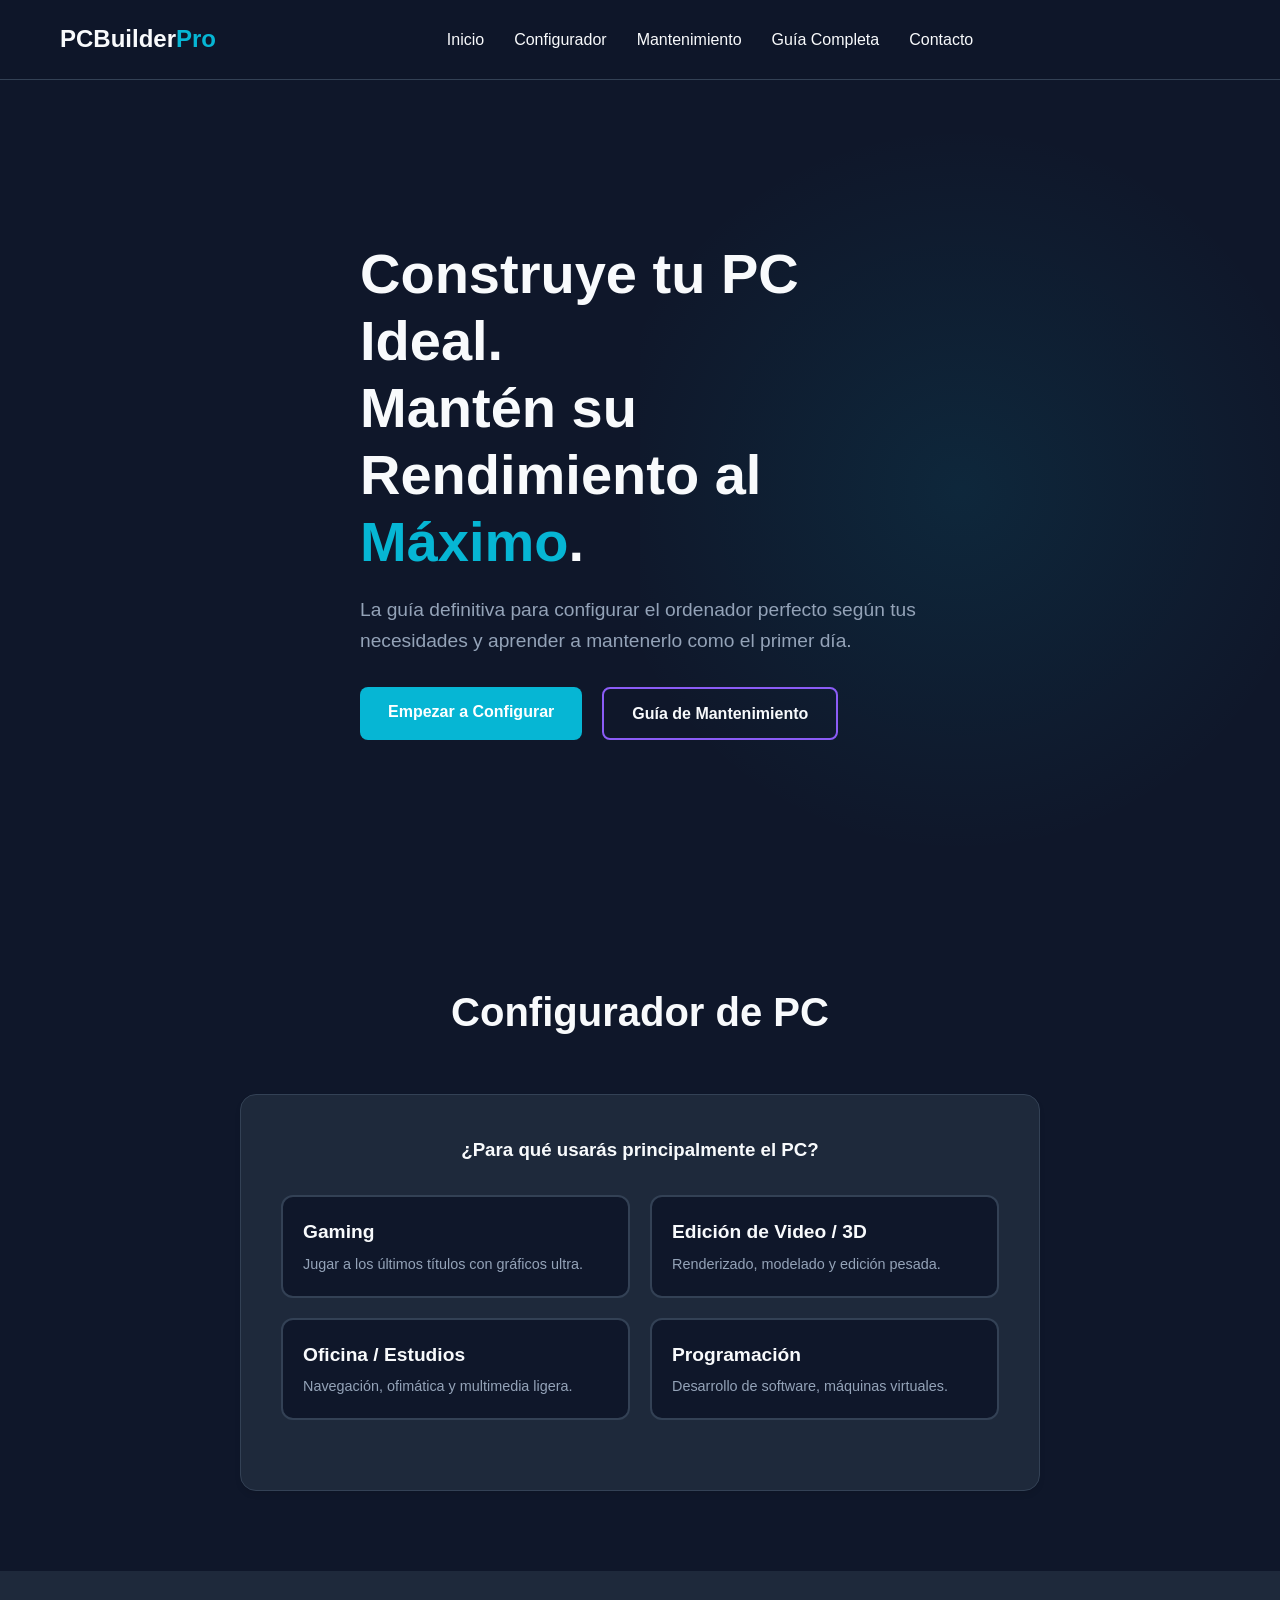
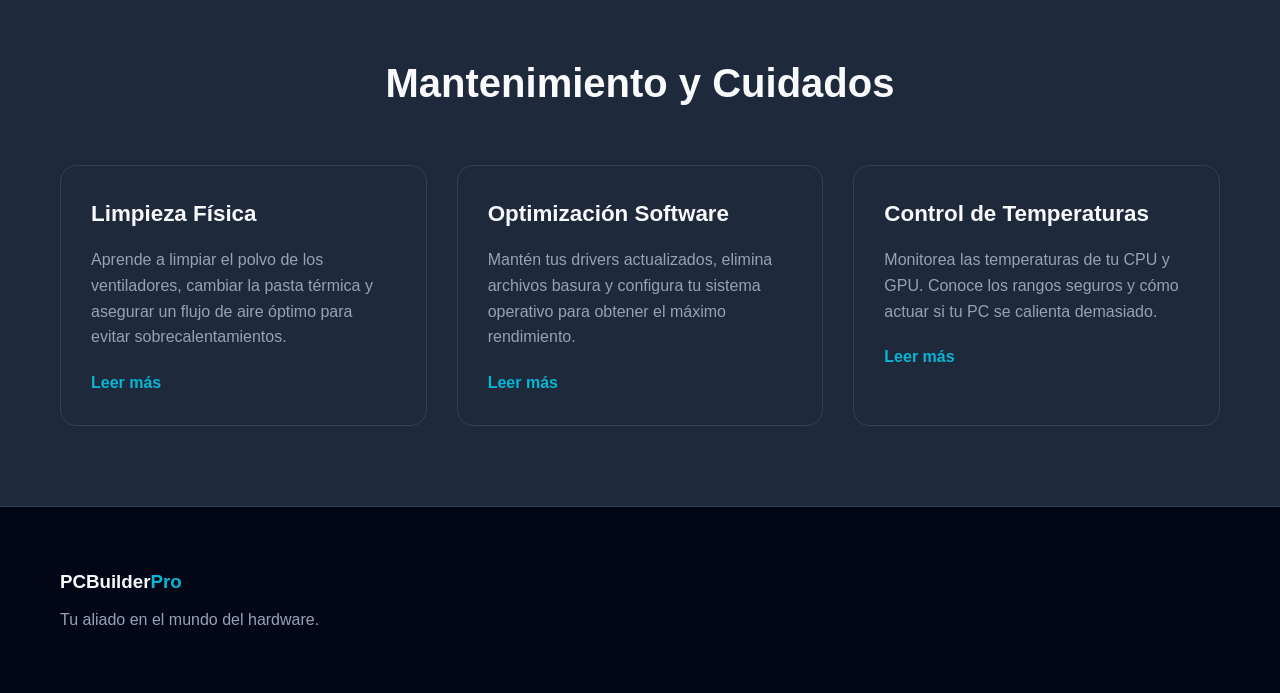
<file: configurador/index.html>
<!DOCTYPE html>
<html lang="es">
<head>
    <meta charset="UTF-8">
    <meta name="viewport" content="width=device-width, initial-scale=1.0">
    <title>PC Builder & Care | Construye y Mantén tu PC</title>
    <link rel="stylesheet" href="style.css">
</head>
<body>
    <header>
        <nav class="container">
            <div class="logo">
                <i class="fa-solid fa-microchip"></i> PCBuilder<span class="highlight">Pro</span>
            </div>
            <ul class="nav-links">
                <li><a href="#hero">Inicio</a></li>
                <li><a href="#configurator">Configurador</a></li>
                <li><a href="#maintenance">Mantenimiento</a></li>
                <li><a href="../mantenimiento/index.html">Guía Completa <i class="fa-solid fa-arrow-up-right-from-square"></i></a></li>
                <li><a href="#contact">Contacto</a></li>
            </ul>
            <div class="theme-toggle">
                <i class="fa-solid fa-moon" id="theme-icon"></i>
            </div>
            <div class="hamburger">
                <i class="fa-solid fa-bars"></i>
            </div>
        </nav>
    </header>

    <main>
        <!-- Hero Section -->
        <section id="hero" class="hero">
            <div class="container hero-content">
                <h1>Construye tu PC Ideal.<br>Mantén su Rendimiento al <span class="highlight">Máximo</span>.</h1>
                <p>La guía definitiva para configurar el ordenador perfecto según tus necesidades y aprender a mantenerlo como el primer día.</p>
                <div class="cta-buttons">
                    <a href="#configurator" class="btn btn-primary">Empezar a Configurar <i class="fa-solid fa-arrow-right"></i></a>
                    <a href="#maintenance" class="btn btn-secondary">Guía de Mantenimiento</a>
                </div>
            </div>
            <div class="hero-bg-overlay"></div>
        </section>

        <!-- Configurator Section -->
        <section id="configurator" class="section">
            <div class="container">
                <h2 class="section-title">Configurador de PC</h2>
                <div class="configurator-container">
                    <div id="step-1" class="step active">
                        <h3>¿Para qué usarás principalmente el PC?</h3>
                        <div class="options-grid">
                            <div class="option-card" data-usage="gaming">
                                <h4>Gaming</h4>
                                <p>Jugar a los últimos títulos con gráficos ultra.</p>
                            </div>
                            <div class="option-card" data-usage="editing">
                                <h4>Edición de Video / 3D</h4>
                                <p>Renderizado, modelado y edición pesada.</p>
                            </div>
                            <div class="option-card" data-usage="office">
                                <h4>Oficina / Estudios</h4>
                                <p>Navegación, ofimática y multimedia ligera.</p>
                            </div>
                            <div class="option-card" data-usage="coding">
                                <h4>Programación</h4>
                                <p>Desarrollo de software, máquinas virtuales.</p>
                            </div>
                        </div>
                    </div>

                    <div id="step-2" class="step">
                        <h3>¿Cuál es tu presupuesto aproximado?</h3>
                        <div class="options-grid">
                            <div class="option-card" data-budget="low">
                                <h4>Básico</h4>
                                <p>Económico pero funcional.</p>
                            </div>
                            <div class="option-card" data-budget="mid">
                                <h4>Medio</h4>
                                <p>Equilibrio entre precio y rendimiento.</p>
                            </div>
                            <div class="option-card" data-budget="high">
                                <h4>Alto</h4>
                                <p>Máximo rendimiento sin compromisos.</p>
                            </div>
                        </div>
                        <button class="btn btn-secondary back-btn">Atrás</button>
                    </div>

                    <div id="result-step" class="step">
                        <h3>Tu Configuración Recomendada</h3>
                        <div id="recommendation-content" class="recommendation-box">
                        </div>
                        <button class="btn btn-primary restart-btn">Configurar Otro</button>
                    </div>
                </div>
            </div>
        </section>

        <!-- Maintenance Section -->
        <section id="maintenance" class="section bg-alt">
            <div class="container">
                <h2 class="section-title">Mantenimiento y Cuidados</h2>
                <div class="cards-grid">
                    <div class="info-card">
                        <h3>Limpieza Física</h3>
                        <p>Aprende a limpiar el polvo de los ventiladores, cambiar la pasta térmica y asegurar un flujo de aire óptimo para evitar sobrecalentamientos.</p>
                        <a href="../mantenimiento/index.html#hardware" class="link-more">Leer más <i class="fa-solid fa-arrow-right"></i></a>
                    </div>
                    <div class="info-card">
                        <h3>Optimización Software</h3>
                        <p>Mantén tus drivers actualizados, elimina archivos basura y configura tu sistema operativo para obtener el máximo rendimiento.</p>
                        <a href="../mantenimiento/index.html#software" class="link-more">Leer más <i class="fa-solid fa-arrow-right"></i></a>
                    </div>
                    <div class="info-card">
                        <h3>Control de Temperaturas</h3>
                        <p>Monitorea las temperaturas de tu CPU y GPU. Conoce los rangos seguros y cómo actuar si tu PC se calienta demasiado.</p>
                        <a href="../mantenimiento/index.html#temperatura" class="link-more">Leer más <i class="fa-solid fa-arrow-right"></i></a>
                    </div>
                </div>
            </div>
        </section>
    </main>

    <footer id="contact">
        <div class="container footer-content">
            <div class="footer-brand">
                <h3>PCBuilder<span class="highlight">Pro</span></h3>
                <p>Tu aliado en el mundo del hardware.</p>
            </div>
            <div class="social-links">
                <a href="#"><i class="fa-brands fa-twitter"></i></a>
                <a href="#"><i class="fa-brands fa-instagram"></i></a>
                <a href="#"><i class="fa-brands fa-discord"></i></a>
            </div>
        </div>
    </footer>

    <script src="script.js"></script>
</body>
</html>
</file>
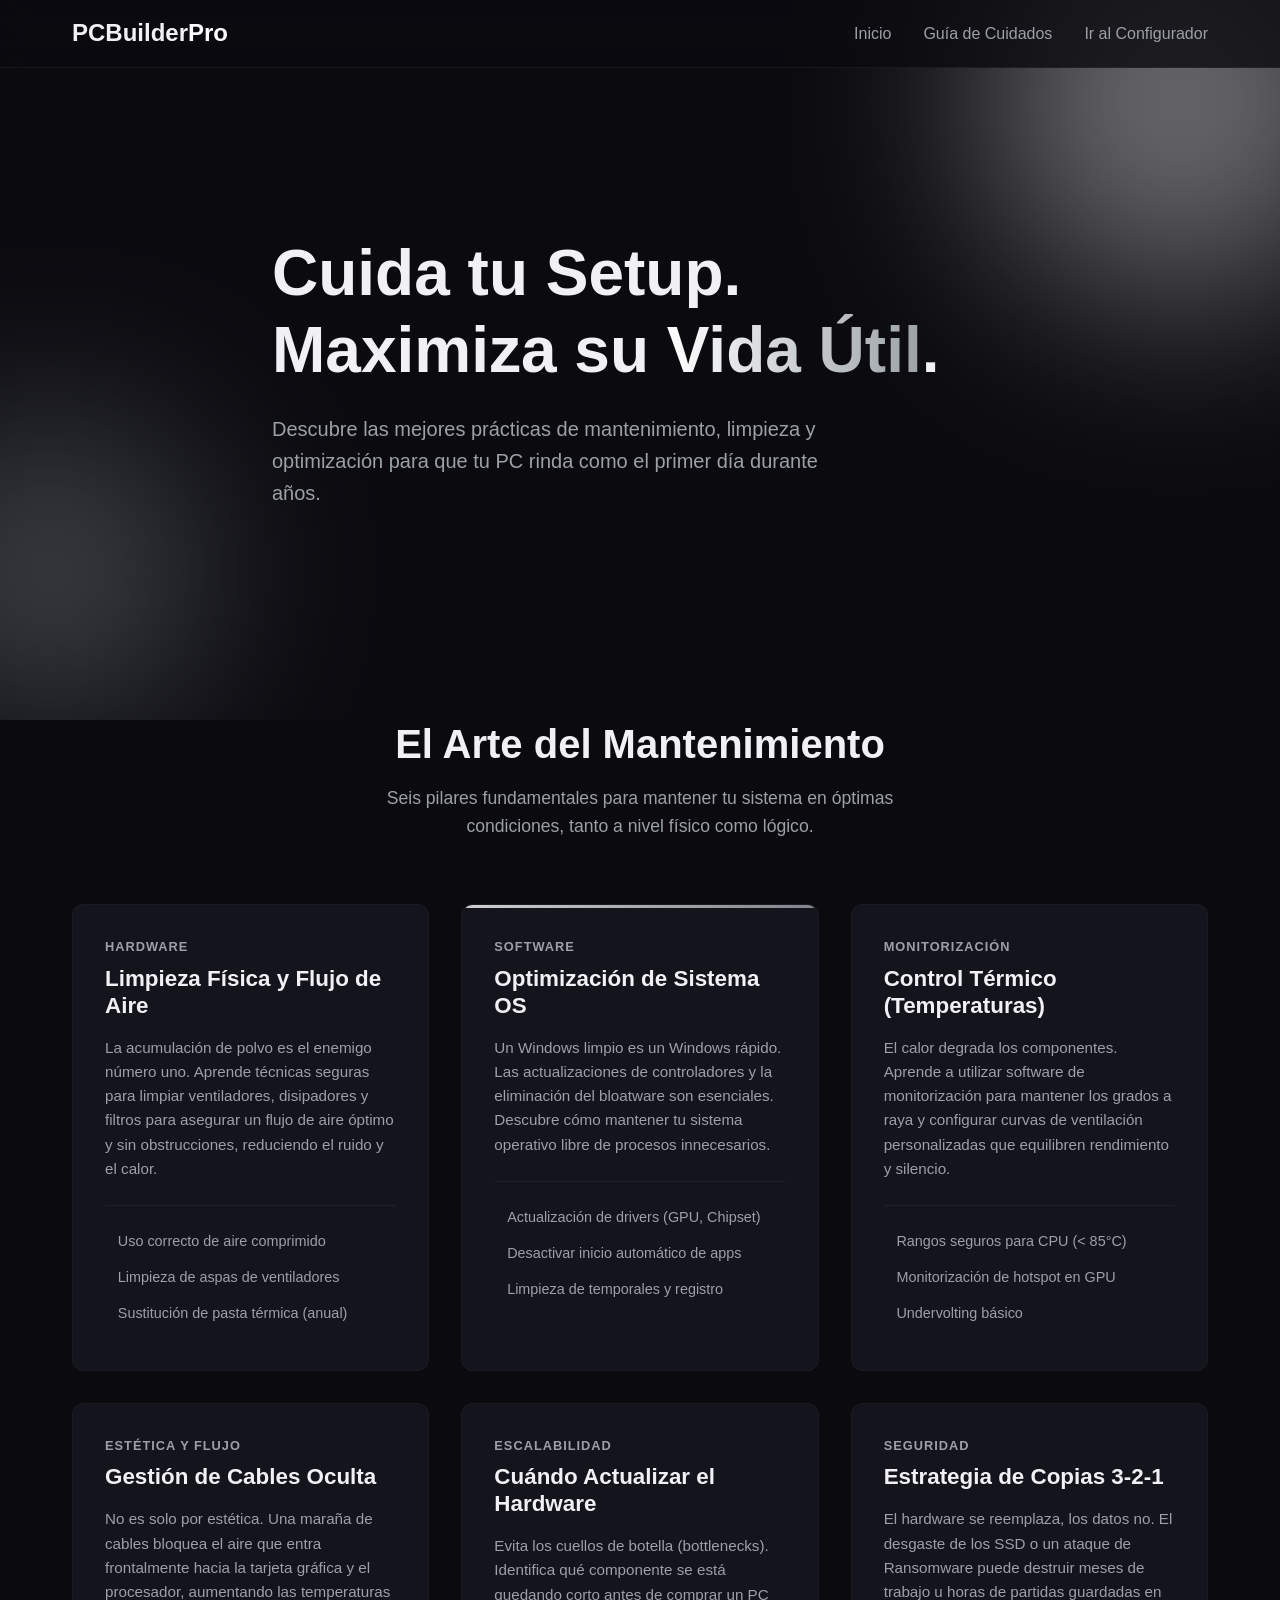
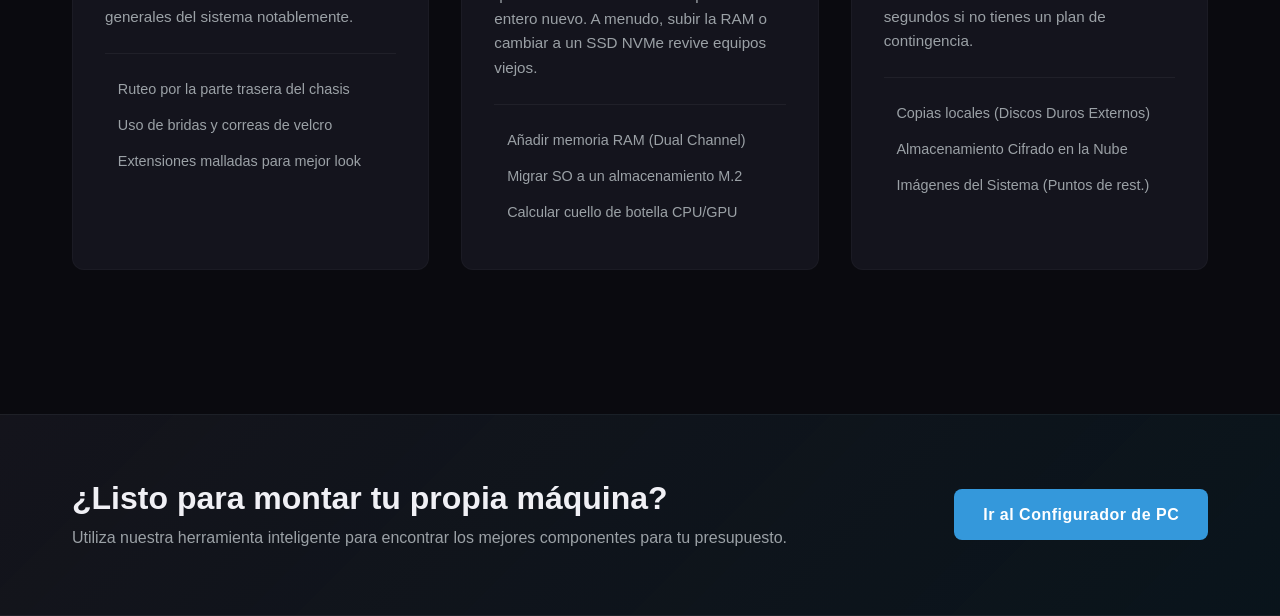
<file: mantenimiento/index.html>
<!DOCTYPE html>
<html lang="es">
<head>
    <meta charset="UTF-8">
    <meta name="viewport" content="width=device-width, initial-scale=1.0">
    <title>Mantenimiento y Cuidados - PCBuilderPro</title>
    <!-- CSS -->
    <link rel="stylesheet" href="css/style.css">
</head>
<body class="dark-theme"> <!-- Dark theme by default -->
    <!-- Navigation -->
    <header class="navbar">
        <div class="container nav-content">
            <div class="logo">
                <span class="logo-text">PCBuilder<span class="highlight">Pro</span></span>
            </div>
            <nav>
                <ul class="nav-links">
                    <li><a href="#hero">Inicio</a></li>
                    <li><a href="#maintenance" class="active">Guía de Cuidados</a></li>
                    <li><a href="../configurador/index.html">Ir al Configurador <i class="fa-solid fa-arrow-right text-sm"></i></a></li>
                </ul>
            </nav>
            <button class="mobile-menu-btn" aria-label="Menu" id="mobile-menu-btn">
                <i class="fa-solid fa-bars"></i>
            </button>
        </div>
    </header>

    <main>
        <!-- Hero Section -->
        <section id="hero" class="hero-section">
            <div class="hero-background">
                <div class="glow-orb primary-orb"></div>
                <div class="glow-orb secondary-orb"></div>
            </div>
            <div class="container hero-content">
                <h1 class="hero-title">Cuida tu Setup.<br>Maximiza su <span class="text-gradient">Vida Útil</span>.</h1>
                <p class="hero-subtitle">Descubre las mejores prácticas de mantenimiento, limpieza y optimización para que tu PC rinda como el primer día durante años.</p>
            </div>
        </section>

        <!-- Maintenance Guides Section -->
        <section id="maintenance" class="maintenance-section pb-20">
            <div class="container">
                <div class="section-header text-center">
                    <h2 class="section-title">El Arte del Mantenimiento</h2>
                    <p class="section-desc">Seis pilares fundamentales para mantener tu sistema en óptimas condiciones, tanto a nivel físico como lógico.</p>
                </div>

                <div class="guides-grid">
                    <!-- 1. Limpieza Física (Original) -->
                    <article class="guide-card" id="hardware">
                        <div class="card-content">
                            <span class="card-category">Hardware</span>
                            <h3 class="card-title">Limpieza Física y Flujo de Aire</h3>
                            <p class="card-text">La acumulación de polvo es el enemigo número uno. Aprende técnicas seguras para limpiar ventiladores, disipadores y filtros para asegurar un flujo de aire óptimo y sin obstrucciones, reduciendo el ruido y el calor.</p>
                            
                            <div class="card-checklist">
                                <ul>
                                    <li><i class="fa-solid fa-check-circle text-success"></i> Uso correcto de aire comprimido</li>
                                    <li><i class="fa-solid fa-check-circle text-success"></i> Limpieza de aspas de ventiladores</li>
                                    <li><i class="fa-solid fa-check-circle text-success"></i> Sustitución de pasta térmica (anual)</li>
                                </ul>
                            </div>
                        </div>
                    </article>

                    <!-- 2. Optimización Software (Original) -->
                    <article class="guide-card featured" id="software">
                        <div class="card-border-glow"></div>
                        <div class="card-content">
                            <span class="card-category">Software</span>
                            <h3 class="card-title">Optimización de Sistema OS</h3>
                            <p class="card-text">Un Windows limpio es un Windows rápido. Las actualizaciones de controladores y la eliminación del bloatware son esenciales. Descubre cómo mantener tu sistema operativo libre de procesos innecesarios.</p>
                            
                            <div class="card-checklist">
                                <ul>
                                    <li><i class="fa-solid fa-check-circle text-success"></i> Actualización de drivers (GPU, Chipset)</li>
                                    <li><i class="fa-solid fa-check-circle text-success"></i> Desactivar inicio automático de apps</li>
                                    <li><i class="fa-solid fa-check-circle text-success"></i> Limpieza de temporales y registro</li>
                                </ul>
                            </div>
                        </div>
                    </article>

                    <!-- 3. Control de Temperaturas (Original) -->
                    <article class="guide-card" id="temperatura">
                        <div class="card-content">
                            <span class="card-category">Monitorización</span>
                            <h3 class="card-title">Control Térmico (Temperaturas)</h3>
                            <p class="card-text">El calor degrada los componentes. Aprende a utilizar software de monitorización para mantener los grados a raya y configurar curvas de ventilación personalizadas que equilibren rendimiento y silencio.</p>
                            
                            <div class="card-checklist">
                                <ul>
                                    <li><i class="fa-solid fa-check-circle text-success"></i> Rangos seguros para CPU (< 85°C)</li>
                                    <li><i class="fa-solid fa-check-circle text-success"></i> Monitorización de hotspot en GPU</li>
                                    <li><i class="fa-solid fa-check-circle text-success"></i> Undervolting básico</li>
                                </ul>
                            </div>
                        </div>
                    </article>

                    <!-- 4. Cable Management (Nuevo) -->
                    <article class="guide-card">
                        <div class="card-content">
                            <span class="card-category">Estética y Flujo</span>
                            <h3 class="card-title">Gestión de Cables Oculta</h3>
                            <p class="card-text">No es solo por estética. Una maraña de cables bloquea el aire que entra frontalmente hacia la tarjeta gráfica y el procesador, aumentando las temperaturas generales del sistema notablemente.</p>
                            
                            <div class="card-checklist">
                                <ul>
                                    <li><i class="fa-solid fa-check-circle text-success"></i> Ruteo por la parte trasera del chasis</li>
                                    <li><i class="fa-solid fa-check-circle text-success"></i> Uso de bridas y correas de velcro</li>
                                    <li><i class="fa-solid fa-check-circle text-success"></i> Extensiones malladas para mejor look</li>
                                </ul>
                            </div>
                        </div>
                    </article>

                    <!-- 5. Actualizaciones de Hardware (Nuevo) -->
                    <article class="guide-card">
                        <div class="card-content">
                            <span class="card-category">Escalabilidad</span>
                            <h3 class="card-title">Cuándo Actualizar el Hardware</h3>
                            <p class="card-text">Evita los cuellos de botella (bottlenecks). Identifica qué componente se está quedando corto antes de comprar un PC entero nuevo. A menudo, subir la RAM o cambiar a un SSD NVMe revive equipos viejos.</p>
                            
                            <div class="card-checklist">
                                <ul>
                                    <li><i class="fa-solid fa-check-circle text-success"></i> Añadir memoria RAM (Dual Channel)</li>
                                    <li><i class="fa-solid fa-check-circle text-success"></i> Migrar SO a un almacenamiento M.2</li>
                                    <li><i class="fa-solid fa-check-circle text-success"></i> Calcular cuello de botella CPU/GPU</li>
                                </ul>
                            </div>
                        </div>
                    </article>

                    <!-- 6. Backups/Copias de Seguridad (Nuevo) -->
                    <article class="guide-card">
                        <div class="card-content">
                            <span class="card-category">Seguridad</span>
                            <h3 class="card-title">Estrategia de Copias 3-2-1</h3>
                            <p class="card-text">El hardware se reemplaza, los datos no. El desgaste de los SSD o un ataque de Ransomware puede destruir meses de trabajo u horas de partidas guardadas en segundos si no tienes un plan de contingencia.</p>
                            
                            <div class="card-checklist">
                                <ul>
                                    <li><i class="fa-solid fa-check-circle text-success"></i> Copias locales (Discos Duros Externos)</li>
                                    <li><i class="fa-solid fa-check-circle text-success"></i> Almacenamiento Cifrado en la Nube</li>
                                    <li><i class="fa-solid fa-check-circle text-success"></i> Imágenes del Sistema (Puntos de rest.)</li>
                                </ul>
                            </div>
                        </div>
                    </article>

                </div>
            </div>
        </section>
        
        <!-- CTA Section antes del Footer -->
        <section class="cta-banner">
            <div class="container cta-container">
                <div class="cta-text">
                    <h2>¿Listo para montar tu propia máquina?</h2>
                    <p>Utiliza nuestra herramienta inteligente para encontrar los mejores componentes para tu presupuesto.</p>
                </div>
                <a href="../configurador/index.html" class="btn btn-primary">Ir al Configurador de PC</a>
            </div>
        </section>
    </main>



    <!-- Scripts -->
    <script src="js/main.js"></script>
</body>
</html>
</file>
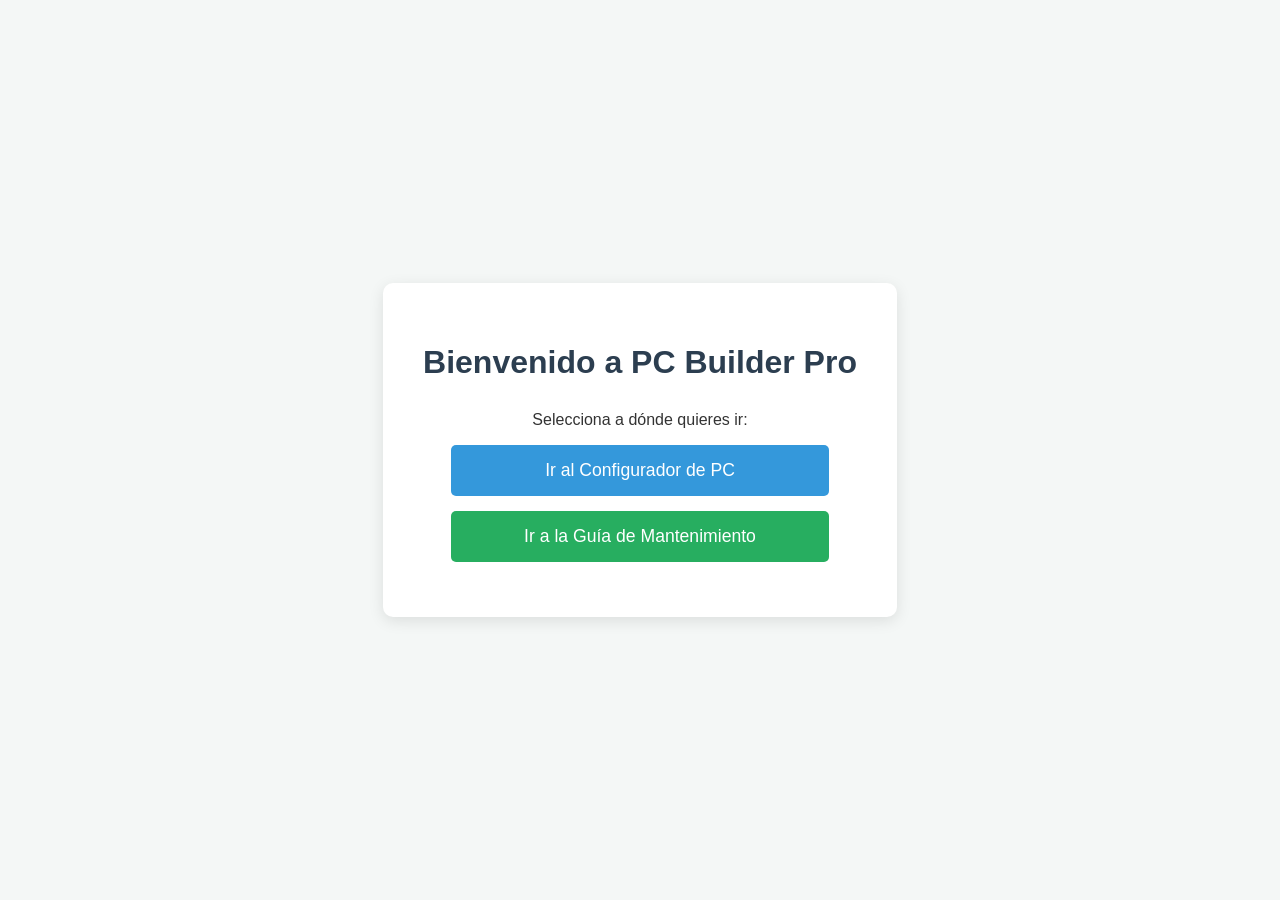
<file: optimo/index.html>
<!DOCTYPE html>
<html lang="es">
<head>
    <meta charset="UTF-8">
    <meta name="viewport" content="width=device-width, initial-scale=1.0">
    <title>PC Builder Pro - Inicio</title>
    <style>
        body {
            font-family: 'Segoe UI', Tahoma, Geneva, Verdana, sans-serif;
            background-color: #f4f7f6;
            color: #333;
            margin: 0;
            padding: 0;
            display: flex;
            justify-content: center;
            align-items: center;
            height: 100vh;
        }
        .container {
            background: white;
            padding: 40px;
            border-radius: 10px;
            box-shadow: 0 4px 15px rgba(0,0,0,0.1);
            text-align: center;
            max-width: 500px;
        }
        h1 {
            color: #2c3e50;
            margin-bottom: 30px;
        }
        .btn {
            display: block;
            width: 80%;
            margin: 15px auto;
            padding: 15px;
            background-color: #3498db;
            color: white;
            text-decoration: none;
            border-radius: 5px;
            font-size: 1.1em;
        }
        .btn-alt {
            background-color: #27ae60;
        }
    </style>
</head>
<body>
    <div class="container">
        <h1>Bienvenido a PC Builder Pro</h1>
        <p>Selecciona a dónde quieres ir:</p>
        <a href="configurador/index.html" class="btn">Ir al Configurador de PC</a>
        <a href="mantenimiento/index.html" class="btn btn-alt">Ir a la Guía de Mantenimiento</a>
    </div>
</body>
</html>
</file>
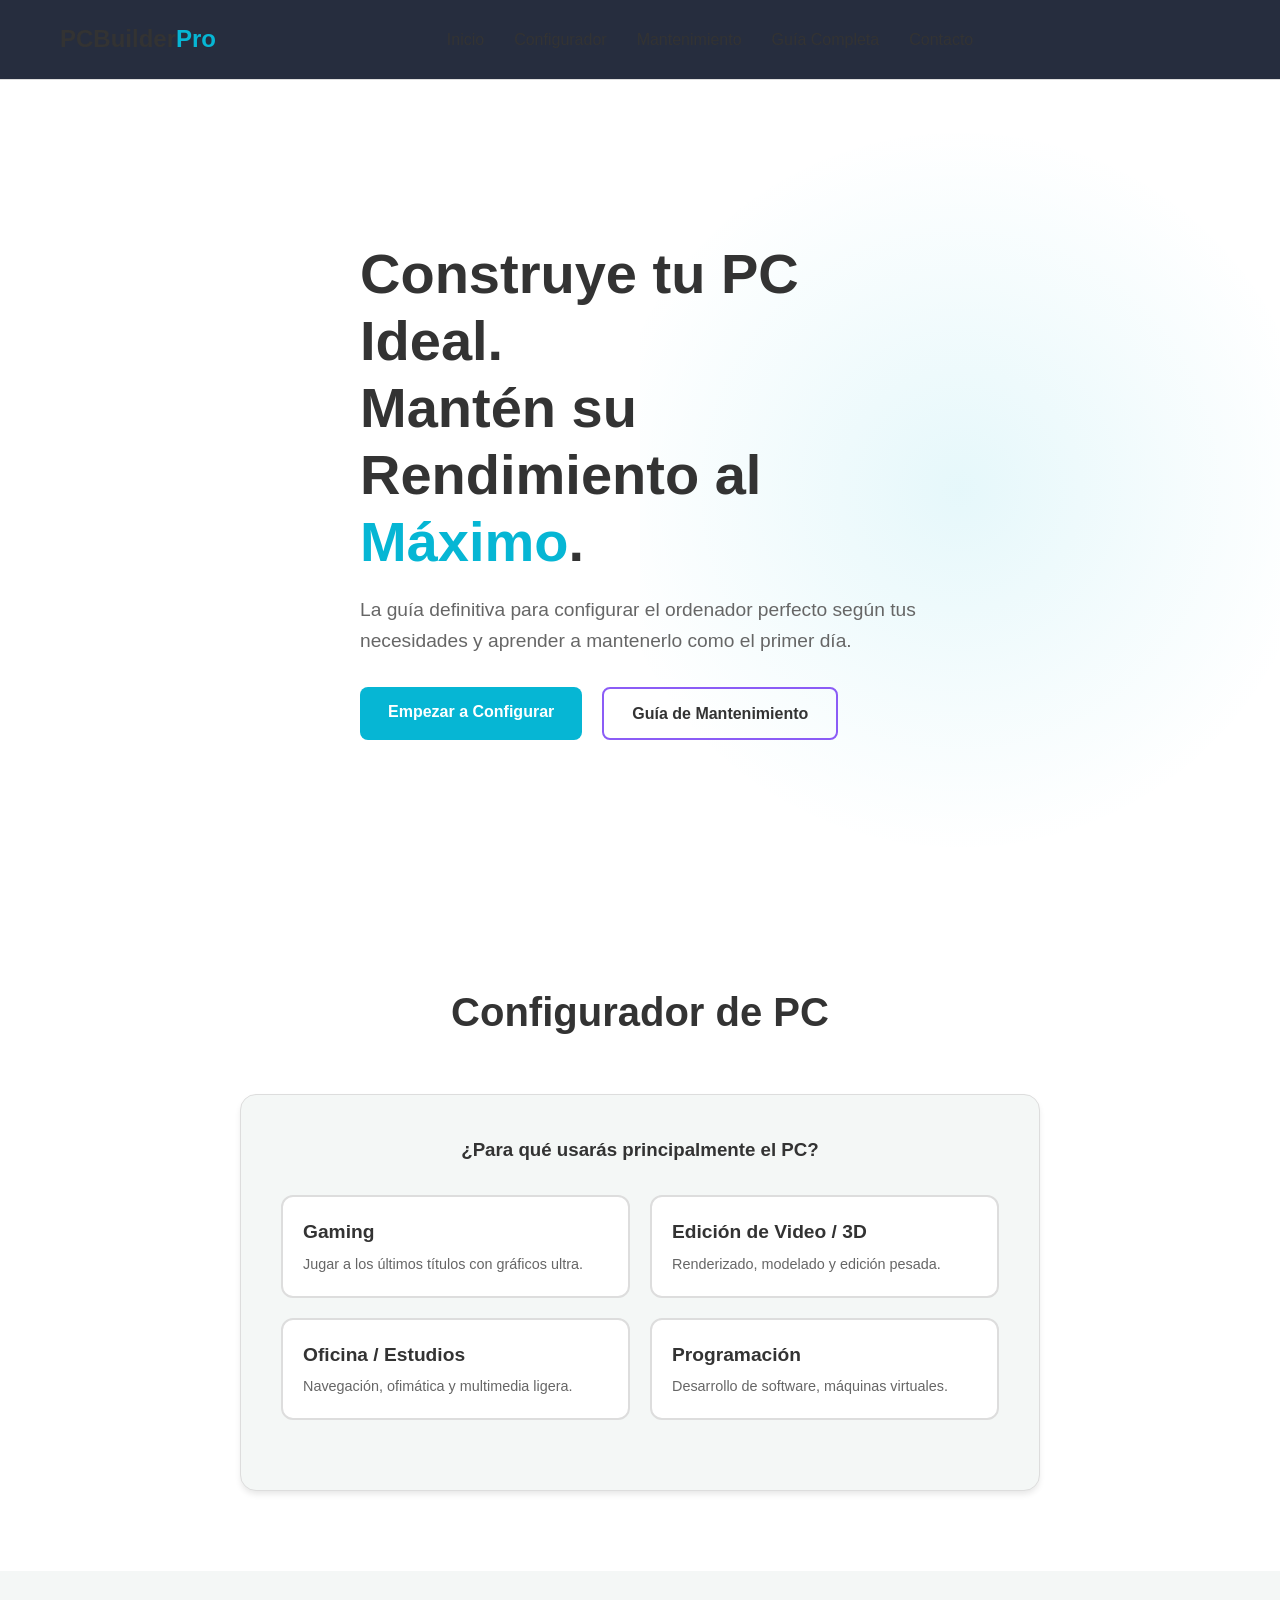
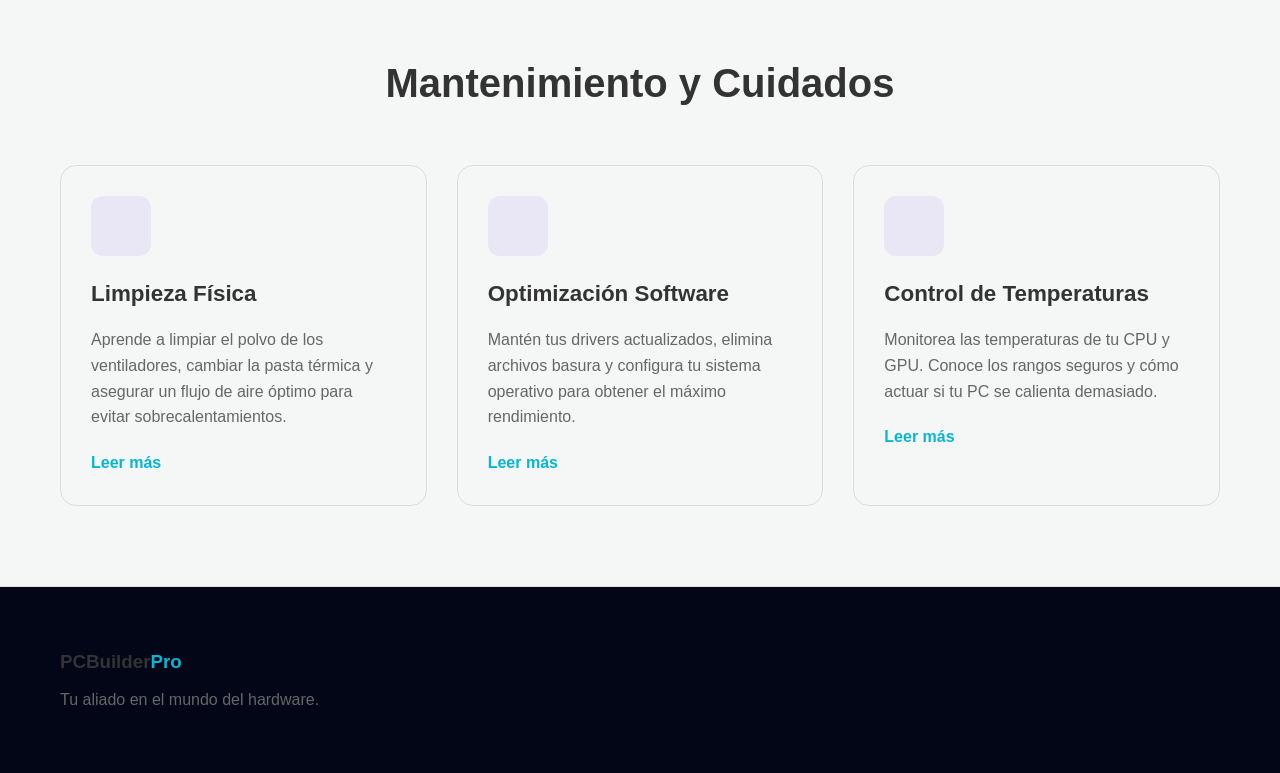
<file: optimo/configurador/index.html>
<!DOCTYPE html>
<html lang="es">
<head>
    <meta charset="UTF-8">
    <meta name="viewport" content="width=device-width, initial-scale=1.0">
    <title>PC Builder & Care | Construye y Mantén tu PC</title>
    <link rel="stylesheet" href="style.css">
</head>
<body>
    <header>
        <nav class="container">
            <div class="logo">
                PCBuilder<span class="highlight">Pro</span>
            </div>
            <ul class="nav-links">
                <li><a href="../index.html">Inicio</a></li>
                <li><a href="#configurator">Configurador</a></li>
                <li><a href="#maintenance">Mantenimiento</a></li>
                <li><a href="../mantenimiento/index.html">Guía Completa </a></li>
                <li><a href="#contact">Contacto</a></li>
            </ul>
            <div class="theme-toggle">
                </div>
            <div class="hamburger">
                </div>
        </nav>
    </header>

    <main>
        <!-- Hero Section -->
        <section id="hero" class="hero">
            <div class="container hero-content">
                <h1>Construye tu PC Ideal.<br>Mantén su Rendimiento al <span class="highlight">Máximo</span>.</h1>
                <p>La guía definitiva para configurar el ordenador perfecto según tus necesidades y aprender a mantenerlo como el primer día.</p>
                <div class="cta-buttons">
                    <a href="#configurator" class="btn btn-primary">Empezar a Configurar </a>
                    <a href="#maintenance" class="btn btn-secondary">Guía de Mantenimiento</a>
                </div>
            </div>
            <div class="hero-bg-overlay"></div>
        </section>

        <!-- Configurator Section -->
        <section id="configurator" class="section">
            <div class="container">
                <h2 class="section-title">Configurador de PC</h2>
                <div class="configurator-container">
                    <div id="step-1" class="step active">
                        <h3>¿Para qué usarás principalmente el PC?</h3>
                        <div class="options-grid">
                            <div class="option-card" data-usage="gaming">
                                <h4>Gaming</h4>
                                <p>Jugar a los últimos títulos con gráficos ultra.</p>
                            </div>
                            <div class="option-card" data-usage="editing">
                                <h4>Edición de Video / 3D</h4>
                                <p>Renderizado, modelado y edición pesada.</p>
                            </div>
                            <div class="option-card" data-usage="office">
                                <h4>Oficina / Estudios</h4>
                                <p>Navegación, ofimática y multimedia ligera.</p>
                            </div>
                            <div class="option-card" data-usage="coding">
                                <h4>Programación</h4>
                                <p>Desarrollo de software, máquinas virtuales.</p>
                            </div>
                        </div>
                    </div>

                    <div id="step-2" class="step">
                        <h3>¿Cuál es tu presupuesto aproximado?</h3>
                        <div class="options-grid">
                            <div class="option-card" data-budget="low">
                                <h4>Básico</h4>
                                <p>Económico pero funcional.</p>
                            </div>
                            <div class="option-card" data-budget="mid">
                                <h4>Medio</h4>
                                <p>Equilibrio entre precio y rendimiento.</p>
                            </div>
                            <div class="option-card" data-budget="high">
                                <h4>Alto</h4>
                                <p>Máximo rendimiento sin compromisos.</p>
                            </div>
                        </div>
                        <button class="btn btn-secondary back-btn">Atrás</button>
                    </div>

                    <div id="result-step" class="step">
                        <h3>Tu Configuración Recomendada</h3>
                        <div id="recommendation-content" class="recommendation-box">
                        </div>
                        <button class="btn btn-primary restart-btn">Configurar Otro</button>
                    </div>
                </div>
            </div>
        </section>

        <!-- Maintenance Section -->
        <section id="maintenance" class="section bg-alt">
            <div class="container">
                <h2 class="section-title">Mantenimiento y Cuidados</h2>
                <div class="cards-grid">
                    <div class="info-card">
                        <div class="icon-box"></div>
                        <h3>Limpieza Física</h3>
                        <p>Aprende a limpiar el polvo de los ventiladores, cambiar la pasta térmica y asegurar un flujo de aire óptimo para evitar sobrecalentamientos.</p>
                        <a href="../mantenimiento/index.html#hardware" class="link-more">Leer más </a>
                    </div>
                    <div class="info-card">
                        <div class="icon-box"></div>
                        <h3>Optimización Software</h3>
                        <p>Mantén tus drivers actualizados, elimina archivos basura y configura tu sistema operativo para obtener el máximo rendimiento.</p>
                        <a href="../mantenimiento/index.html#software" class="link-more">Leer más </a>
                    </div>
                    <div class="info-card">
                        <div class="icon-box"></div>
                        <h3>Control de Temperaturas</h3>
                        <p>Monitorea las temperaturas de tu CPU y GPU. Conoce los rangos seguros y cómo actuar si tu PC se calienta demasiado.</p>
                        <a href="../mantenimiento/index.html#temperatura" class="link-more">Leer más </a>
                    </div>
                </div>
            </div>
        </section>
    </main>

    <footer id="contact">
        <div class="container footer-content">
            <div class="footer-brand">
                <h3>PCBuilder<span class="highlight">Pro</span></h3>
                <p>Tu aliado en el mundo del hardware.</p>
            </div>
            <div class="social-links">
                <a href="#"></a>
                <a href="#"></a>
                <a href="#"></a>
            </div>
        </div>
    </footer>

    <script src="script.js"></script>
</body>
</html>
</file>
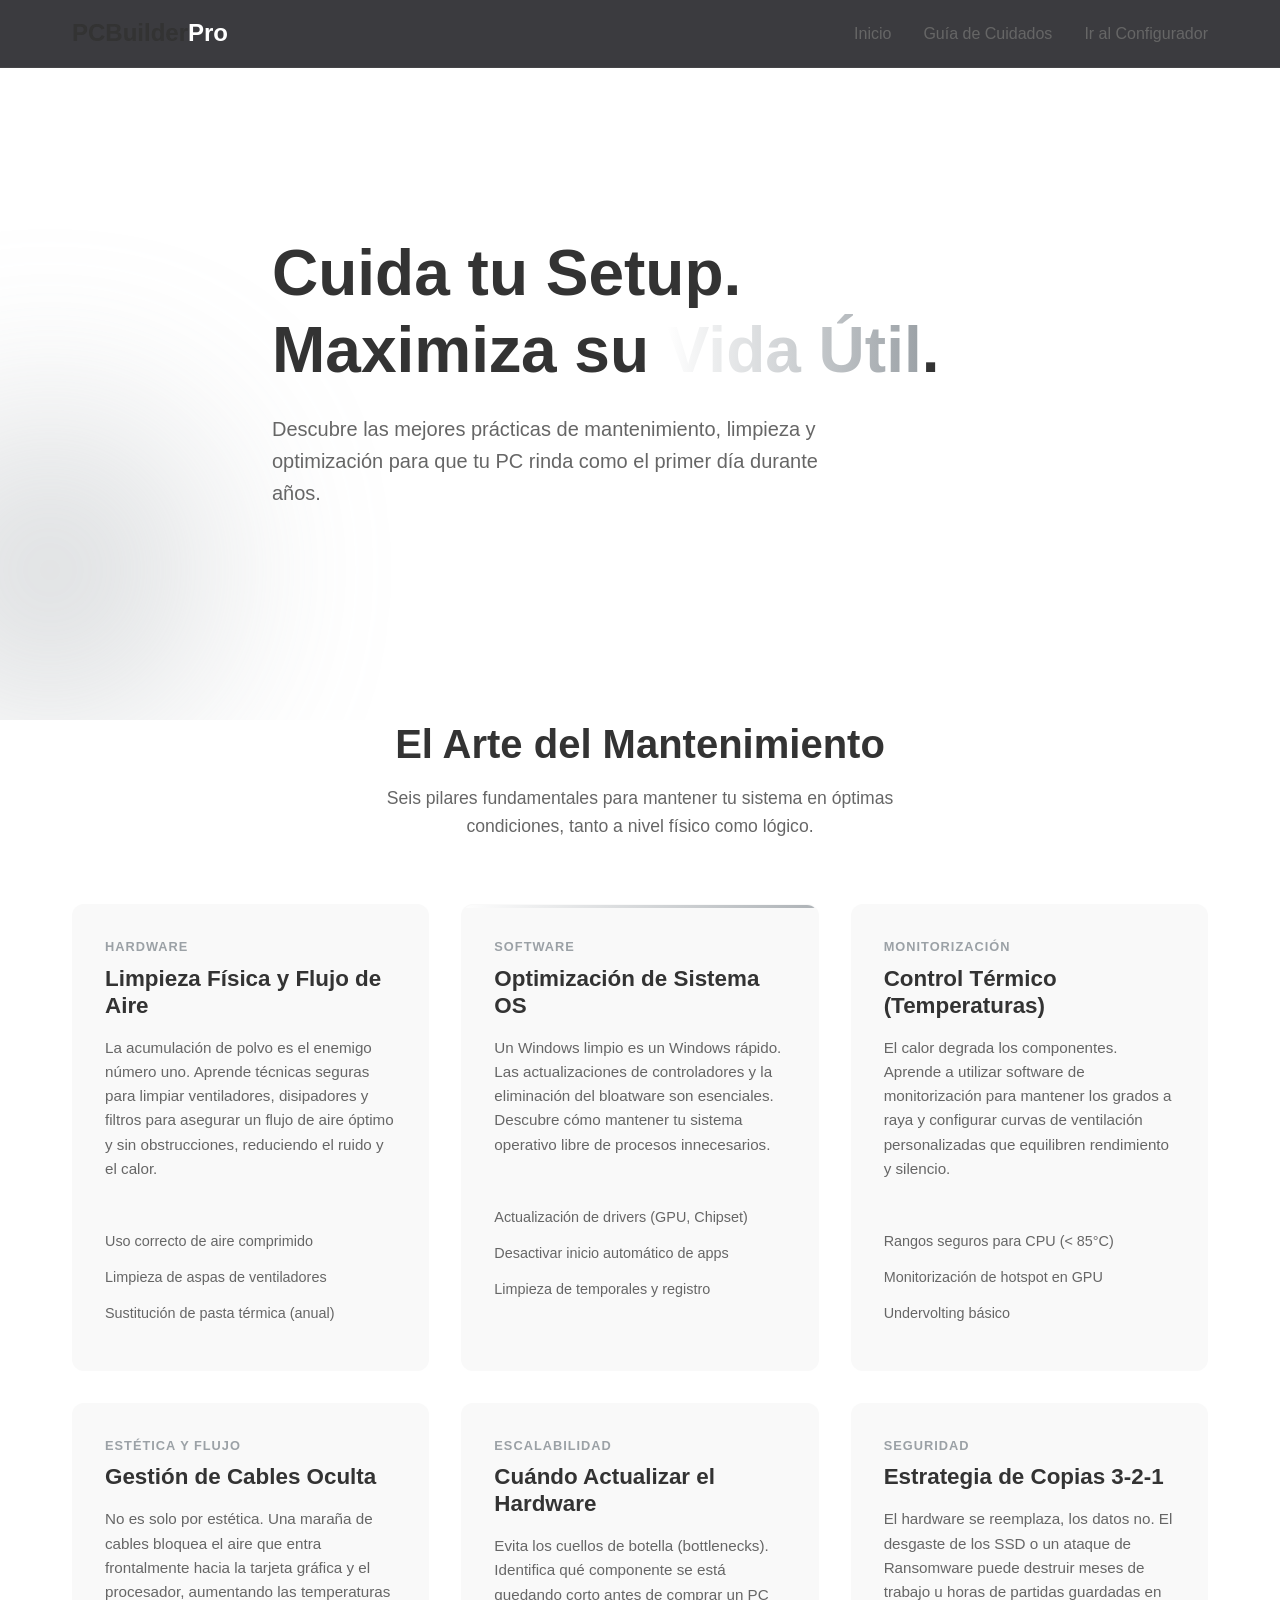
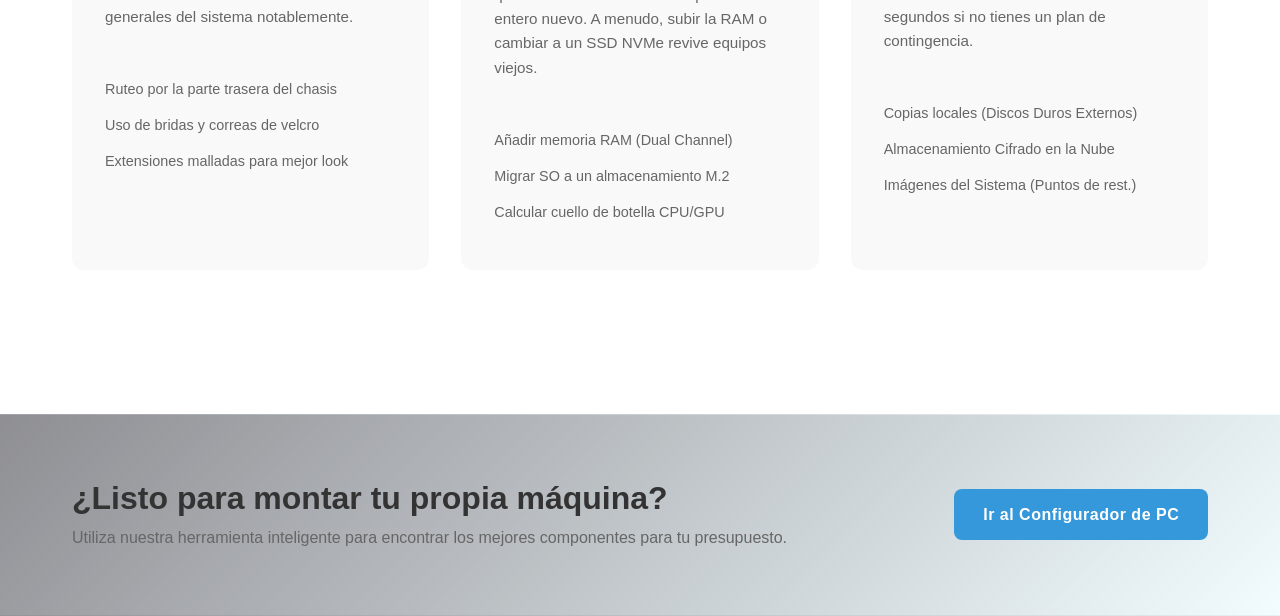
<file: optimo/mantenimiento/index.html>
<!DOCTYPE html>
<html lang="es">
<head>
    <meta charset="UTF-8">
    <meta name="viewport" content="width=device-width, initial-scale=1.0">
    <title>Mantenimiento y Cuidados - PCBuilderPro</title>
    <!-- CSS -->
    <link rel="stylesheet" href="css/style.css">
</head>
<body class="dark-theme"> <!-- Dark theme by default -->
    <!-- Navigation -->
    <header class="navbar">
        <div class="container nav-content">
            <div class="logo">
                <span class="logo-text">PCBuilder<span class="highlight">Pro</span></span>
            </div>
            <nav>
                <ul class="nav-links">
                    <li><a href="../index.html">Inicio</a></li>
                    <li><a href="#maintenance" class="active">Guía de Cuidados</a></li>
                    <li><a href="../configurador/index.html">Ir al Configurador </a></li>
                </ul>
            </nav>
            <button class="mobile-menu-btn" aria-label="Menu" id="mobile-menu-btn">
                </button>
        </div>
    </header>

    <main>
        <!-- Hero Section -->
        <section id="hero" class="hero-section">
            <div class="hero-background">
                <div class="glow-orb primary-orb"></div>
                <div class="glow-orb secondary-orb"></div>
            </div>
            <div class="container hero-content">
                <h1 class="hero-title">Cuida tu Setup.<br>Maximiza su <span class="text-gradient">Vida Útil</span>.</h1>
                <p class="hero-subtitle">Descubre las mejores prácticas de mantenimiento, limpieza y optimización para que tu PC rinda como el primer día durante años.</p>
            </div>
        </section>

        <!-- Maintenance Guides Section -->
        <section id="maintenance" class="maintenance-section pb-20">
            <div class="container">
                <div class="section-header text-center">
                    <h2 class="section-title">El Arte del Mantenimiento</h2>
                    <p class="section-desc">Seis pilares fundamentales para mantener tu sistema en óptimas condiciones, tanto a nivel físico como lógico.</p>
                </div>
                <div class="guides-grid">
                    <!-- 1. Limpieza Física (Original) -->
                    <article class="guide-card" id="hardware">
                        <div class="card-content">
                            <span class="card-category">Hardware</span>
                            <h3 class="card-title">Limpieza Física y Flujo de Aire</h3>
                            <p class="card-text">La acumulación de polvo es el enemigo número uno. Aprende técnicas seguras para limpiar ventiladores, disipadores y filtros para asegurar un flujo de aire óptimo y sin obstrucciones, reduciendo el ruido y el calor.</p>
                            
                            <div class="card-checklist">
                                <ul>
                                    <li>Uso correcto de aire comprimido</li>
                                    <li>Limpieza de aspas de ventiladores</li>
                                    <li>Sustitución de pasta térmica (anual)</li>
                                </ul>
                            </div>
                        </div>
                    </article>
 
                    <!-- 2. Optimización Software (Original) -->
                    <article class="guide-card featured" id="software">
                        <div class="card-border-glow"></div>
                        <div class="card-content">
                            <span class="card-category">Software</span>
                            <h3 class="card-title">Optimización de Sistema OS</h3>
                            <p class="card-text">Un Windows limpio es un Windows rápido. Las actualizaciones de controladores y la eliminación del bloatware son esenciales. Descubre cómo mantener tu sistema operativo libre de procesos innecesarios.</p>
                            
                            <div class="card-checklist">
                                <ul>
                                    <li>Actualización de drivers (GPU, Chipset)</li>
                                    <li>Desactivar inicio automático de apps</li>
                                    <li>Limpieza de temporales y registro</li>
                                </ul>
                            </div>
                        </div>
                    </article>
 
                    <!-- 3. Control de Temperaturas (Original) -->
                    <article class="guide-card" id="temperatura">
                        <div class="card-content">
                            <span class="card-category">Monitorización</span>
                            <h3 class="card-title">Control Térmico (Temperaturas)</h3>
                            <p class="card-text">El calor degrada los componentes. Aprende a utilizar software de monitorización para mantener los grados a raya y configurar curvas de ventilación personalizadas que equilibren rendimiento y silencio.</p>
                            
                            <div class="card-checklist">
                                <ul>
                                    <li>Rangos seguros para CPU (< 85°C)</li>
                                    <li>Monitorización de hotspot en GPU</li>
                                    <li>Undervolting básico</li>
                                </ul>
                            </div>
                        </div>
                    </article>

                    <!-- 4. Cable Management (Nuevo) -->
                    <article class="guide-card">
                        <div class="card-content">
                            <span class="card-category">Estética y Flujo</span>
                            <h3 class="card-title">Gestión de Cables Oculta</h3>
                            <p class="card-text">No es solo por estética. Una maraña de cables bloquea el aire que entra frontalmente hacia la tarjeta gráfica y el procesador, aumentando las temperaturas generales del sistema notablemente.</p>
                            
                            <div class="card-checklist">
                                <ul>
                                    <li>Ruteo por la parte trasera del chasis</li>
                                    <li>Uso de bridas y correas de velcro</li>
                                    <li>Extensiones malladas para mejor look</li>
                                </ul>
                            </div>
                        </div>
                    </article>

                    <!-- 5. Actualizaciones de Hardware (Nuevo) -->
                    <article class="guide-card">
                        <div class="card-content">
                            <span class="card-category">Escalabilidad</span>
                            <h3 class="card-title">Cuándo Actualizar el Hardware</h3>
                            <p class="card-text">Evita los cuellos de botella (bottlenecks). Identifica qué componente se está quedando corto antes de comprar un PC entero nuevo. A menudo, subir la RAM o cambiar a un SSD NVMe revive equipos viejos.</p>
                            
                            <div class="card-checklist">
                                <ul>
                                    <li>Añadir memoria RAM (Dual Channel)</li>
                                    <li>Migrar SO a un almacenamiento M.2</li>
                                    <li>Calcular cuello de botella CPU/GPU</li>
                                </ul>
                            </div>
                        </div>
                    </article>

                    <!-- 6. Backups/Copias de Seguridad (Nuevo) -->
                    <article class="guide-card">
                        <div class="card-content">
                            <span class="card-category">Seguridad</span>
                            <h3 class="card-title">Estrategia de Copias 3-2-1</h3>
                            <p class="card-text">El hardware se reemplaza, los datos no. El desgaste de los SSD o un ataque de Ransomware puede destruir meses de trabajo u horas de partidas guardadas en segundos si no tienes un plan de contingencia.</p>
                            
                            <div class="card-checklist">
                                <ul>
                                    <li>Copias locales (Discos Duros Externos)</li>
                                    <li>Almacenamiento Cifrado en la Nube</li>
                                    <li>Imágenes del Sistema (Puntos de rest.)</li>
                                </ul>
                            </div>
                        </div>
                    </article>

                </div>
            </div>
        </section>
        
        <!-- CTA Section antes del Footer -->
        <section class="cta-banner">
            <div class="container cta-container">
                <div class="cta-text">
                    <h2>¿Listo para montar tu propia máquina?</h2>
                    <p>Utiliza nuestra herramienta inteligente para encontrar los mejores componentes para tu presupuesto.</p>
                </div>
                <a href="../configurador/index.html" class="btn btn-primary">Ir al Configurador de PC</a>
            </div>
        </section>
    </main>



    <!-- Scripts -->
    <script src="js/main.js"></script>
</body>
</html>
</file>
<file: configurador/style.css>
:root {
    --bg-color: #0f172a;
    --bg-card: #1e293b;
    --text-color: #f8fafc;
    --text-muted: #94a3b8;
    --primary-color: #06b6d4;
    --primary-hover: #0891b2;
    --secondary-color: #8b5cf6;
    --secondary-hover: #7c3aed;
    --accent-color: #22d3ee;
    --border-color: #334155;
    --container-width: 1200px;
    --header-height: 80px;
}

[data-theme="light"] {
    --bg-color: #f8fafc;
    --bg-card: #ffffff;
    --text-color: #0f172a;
    --text-muted: #64748b;
    --border-color: #e2e8f0;
}

* {
    margin: 0;
    padding: 0;
    box-sizing: border-box;
}

html {
    scroll-behavior: smooth;
}

body {
    font-family: sans-serif;
    background-color: var(--bg-color);
    color: var(--text-color);
    line-height: 1.6;
}


.container {
    max-width: var(--container-width);
    margin: 0 auto;
    padding: 0 20px;
}

.highlight {
    color: var(--primary-color);
}

.btn {
    display: inline-block;
    padding: 12px 28px;
    border-radius: 8px;
    text-decoration: none;
    font-weight: 600;
    cursor: pointer;
    border: none;
    font-size: 1rem;
}

.btn-primary {
    background-color: var(--primary-color);
    color: #fff;
}

.btn-secondary {
    background-color: transparent;
    border: 2px solid var(--secondary-color);
    color: var(--text-color);
}


header {
    height: var(--header-height);
    display: flex;
    align-items: center;
    position: sticky;
    top: 0;
    background-color: rgba(15, 23, 42, 0.9);
    backdrop-filter: blur(10px);
    z-index: 1000;
    border-bottom: 1px solid var(--border-color);
}

[data-theme="light"] header {
    background-color: rgba(248, 250, 252, 0.9);
}

header nav {
    display: flex;
    justify-content: space-between;
    align-items: center;
    width: 100%;
}

.logo {
    font-size: 1.5rem;
    font-weight: 700;
    color: var(--text-color);
}

.nav-links {
    display: flex;
    list-style: none;
    gap: 30px;
}

.nav-links a {
    color: var(--text-color);
    text-decoration: none;
    font-weight: 500;
}

.theme-toggle {
    cursor: pointer;
    font-size: 1.2rem;
    padding: 8px;
    border-radius: 50%;
}

.hamburger {
    display: none;
    font-size: 1.5rem;
    cursor: pointer;
}


.hero {
    height: calc(100vh - var(--header-height));
    min-height: 600px;
    display: flex;
    align-items: center;
    position: relative;
    overflow: hidden;
}

.hero-content {
    position: relative;
    z-index: 2;
    max-width: 600px;
}

.hero h1 {
    font-size: 3.5rem;
    line-height: 1.2;
    margin-bottom: 20px;
}

.hero p {
    font-size: 1.2rem;
    color: var(--text-muted);
    margin-bottom: 30px;
}

.cta-buttons {
    display: flex;
    gap: 20px;
}


.hero-bg-overlay {
    position: absolute;
    top: 0;
    right: 0;
    width: 50%;
    height: 100%;
    background: radial-gradient(circle at center, rgba(6, 182, 212, 0.1) 0%, transparent 70%);
    z-index: 1;
}


.section {
    padding: 80px 0;
}

.section-title {
    text-align: center;
    font-size: 2.5rem;
    margin-bottom: 50px;
}

.bg-alt {
    background-color: var(--bg-card);
}


.configurator-container {
    max-width: 800px;
    margin: 0 auto;
    background-color: var(--bg-card);
    padding: 40px;
    border-radius: 16px;
    border: 1px solid var(--border-color);
    box-shadow: 0 4px 6px -1px rgba(0, 0, 0, 0.1);
}

.step {
    display: none;
    text-align: center;
    animation: fadeIn 0.5s ease;
}

.step.active {
    display: block;
}

@keyframes fadeIn {
    from {
        opacity: 0;
        transform: translateY(10px);
    }

    to {
        opacity: 1;
        transform: translateY(0);
    }
}

.options-grid {
    display: grid;
    grid-template-columns: repeat(2, 1fr);
    gap: 20px;
    margin: 30px 0;
}

.option-card {
    background-color: var(--bg-color);
    border: 2px solid var(--border-color);
    border-radius: 12px;
    padding: 20px;
    cursor: pointer;
    text-align: left;
}

.option-card:hover {
}

.option-card.selected {
    border-color: var(--primary-color);
    background-color: rgba(6, 182, 212, 0.1);
}

.option-card i {
    font-size: 2rem;
    color: var(--primary-color);
    margin-bottom: 15px;
}

.option-card h4 {
    font-size: 1.2rem;
    margin-bottom: 5px;
}

.option-card p {
    color: var(--text-muted);
    font-size: 0.9rem;
}


.recommendation-box {
    text-align: left;
    background-color: var(--bg-color);
    padding: 30px;
    border-radius: 12px;
    border: 1px solid var(--primary-color);
    margin-bottom: 30px;
}

.spec-item {
    display: flex;
    flex-direction: column;
    gap: 12px;
    padding: 15px 0;
    border-bottom: 1px solid var(--border-color);
}

.spec-item:last-child {
    border-bottom: none;
}

.spec-info {
    display: flex;
    justify-content: space-between;
    align-items: center;
}

.spec-label {
    font-weight: 600;
    color: var(--text-muted);
}

.spec-label i {
    margin-right: 8px;
}

.spec-value {
    font-weight: 700;
    color: var(--text-color);
}

.buy-links {
    display: flex;
    gap: 10px;
    margin-top: 5px;
}

.buy-btn {
    display: inline-flex;
    align-items: center;
    gap: 6px;
    padding: 8px 16px;
    border-radius: 6px;
    text-decoration: none;
    font-size: 0.85rem;
    font-weight: 600;
    cursor: pointer;
}

.buy-btn i {
    font-size: 1rem;
}

.amazon-btn {
    background-color: #FF9900;
    color: #000;
    border: 2px solid #FF9900;
}

.pccomp-btn {
    background-color: #00A651;
    color: #fff;
    border: 2px solid #00A651;
}


.cards-grid {
    display: grid;
    grid-template-columns: repeat(3, 1fr);
    gap: 30px;
}

.info-card {
    background-color: var(--bg-card);
    padding: 30px;
    border-radius: 16px;
    border: 1px solid var(--border-color);
    position: relative;
    overflow: hidden;
}

[data-theme="light"] .info-card {
    background-color: var(--bg-color);
    border: 1px solid var(--border-color);
}

.info-card:hover {}

.icon-box {
    width: 60px;
    height: 60px;
    background-color: rgba(139, 92, 246, 0.1);
    border-radius: 12px;
    display: flex;
    align-items: center;
    justify-content: center;
    margin-bottom: 20px;
}

.icon-box i {
    font-size: 1.5rem;
    color: var(--secondary-color);
}

.info-card h3 {
    margin-bottom: 15px;
    font-size: 1.4rem;
}

.info-card p {
    color: var(--text-muted);
    margin-bottom: 20px;
}

.link-more {
    color: var(--primary-color);
    text-decoration: none;
    font-weight: 600;
    display: inline-flex;
    align-items: center;
    gap: 8px;
}


footer {
    background-color: #020617;
    padding: 60px 0 20px;
    border-top: 1px solid var(--border-color);
}

[data-theme="light"] footer {
    background-color: #f1f5f9;
}

.footer-content {
    display: flex;
    justify-content: space-between;
    align-items: center;
    margin-bottom: 40px;
}

.footer-brand p {
    color: var(--text-muted);
    margin-top: 10px;
}

.footer-links ul {
    display: flex;
    list-style: none;
    gap: 30px;
}

.footer-links a {
    color: var(--text-muted);
    text-decoration: none;
}

.social-links {
    display: flex;
    gap: 20px;
}

.social-links a {
    color: var(--text-color);
    font-size: 1.2rem;
}

.footer-bottom {
    text-align: center;
    color: var(--text-muted);
    font-size: 0.9rem;
    padding-top: 20px;
    border-top: 1px solid var(--border-color);
}


@media (max-width: 768px) {
    .nav-links {
        display: none;
    }

    .hamburger {
        display: block;
    }

    .hero h1 {
        font-size: 2.5rem;
    }

    .options-grid {
        grid-template-columns: 1fr;
    }

    .cards-grid {
        grid-template-columns: 1fr;
    }

    .footer-content {
        flex-direction: column;
        gap: 30px;
        text-align: center;
    }

    .footer-links ul {
        flex-direction: column;
        gap: 15px;
    }
}
</file>
<file: mantenimiento/css/style.css>
/* ==========================================================================
   Variables y Configuración Base
   ========================================================================== */
   :root {
    /* Paleta de Colores (Dark Theme Moderno) */
    --bg-dark: #0a0a0f;
    --bg-card: #14141d;
    --bg-card-hover: #1a1a24;
    --text-main: #f0f0f5;
    --text-muted: #9ba1a6;
    
    /* Colores de Acento (Neutros) */
    --accent-primary: #ffffff;
    --accent-secondary: #9ba1a6;
    --accent-success: #888888;
    --accent-danger: #888888;
    
    /* Tipografía */
    --font-heading: sans-serif;
    --font-body: sans-serif;
    
    /* Espaciado y Sombras */
    --shadow-sm: 0 4px 6px rgba(0, 0, 0, 0.3);
    --shadow-md: 0 8px 15px rgba(0, 0, 0, 0.4);
    --shadow-glow: 0 0 20px rgba(255, 255, 255, 0.1);
    --radius-md: 12px;
    --radius-lg: 24px;
    
    /* Transiciones */
    --transition-fast: 0.2s ease;
    --transition-normal: 0.3s ease;
}

/* ==========================================================================
   Reset y Globales
   ========================================================================== */
* {
    margin: 0;
    padding: 0;
    box-sizing: border-box;
}

html {
    scroll-behavior: smooth;
    font-size: 16px;
}

body {
    font-family: var(--font-body);
    background-color: var(--bg-dark);
    color: var(--text-main);
    line-height: 1.6;
    overflow-x: hidden;
}

.container {
    width: 100%;
    max-width: 1200px;
    margin: 0 auto;
    padding: 0 2rem;
}

/* Utilidades Textos */
h1, h2, h3, h4, .logo-text {
    font-family: var(--font-heading);
    font-weight: 700;
    line-height: 1.2;
}

a {
    text-decoration: none;
    color: var(--text-main);
}

ul {
    list-style: none;
}

.highlight {
    color: var(--accent-primary);
}

.text-gradient {
    background: linear-gradient(90deg, var(--accent-primary), var(--accent-secondary));
    -webkit-background-clip: text;
    -webkit-text-fill-color: transparent;
    background-clip: text;
}

.text-center { text-align: center; }
.text-muted { color: var(--text-muted); }
.text-success { color: var(--accent-success); }
.text-danger { color: var(--accent-danger); }
.text-sm { font-size: 0.875rem; }
.ml-2 { margin-left: 0.5rem; }
.pb-20 { padding-bottom: 5rem; }

/* ==========================================================================
   Botones
   ========================================================================== */
.btn {
    display: inline-flex;
    align-items: center;
    justify-content: center;
    padding: 0.8rem 1.8rem;
    border-radius: 8px;
    font-weight: 600;
    cursor: pointer;
    border: none;
    font-family: var(--font-heading);
    letter-spacing: 0.5px;
}

.btn-primary {
    background-color: #3498db;
    color: white;
}

/* ==========================================================================
   Navegación (Header)
   ========================================================================== */
.navbar {
    position: fixed;
    top: 0;
    left: 0;
    width: 100%;
    background: rgba(10, 10, 15, 0.8);
    backdrop-filter: blur(12px);
    border-bottom: 1px solid rgba(255, 255, 255, 0.05);
    z-index: 1000;
    padding: 1.2rem 0;
}

.nav-content {
    display: flex;
    justify-content: space-between;
    align-items: center;
}

.logo {
    display: flex;
    align-items: center;
    gap: 0.8rem;
    font-size: 1.5rem;
}

.logo i {
    color: var(--accent-primary);
    font-size: 1.8rem;
}

.nav-links {
    display: flex;
    gap: 2rem;
    align-items: center;
}

.nav-links a {
    font-weight: 500;
    color: var(--text-muted);
}

.nav-links a:hover, .nav-links a.active {
}

.mobile-menu-btn {
    display: none;
    background: transparent;
    border: none;
    color: var(--text-main);
    font-size: 1.5rem;
    cursor: pointer;
}

/* ==========================================================================
   Hero Section
   ========================================================================== */
.hero-section {
    position: relative;
    padding: 10rem 0 6rem;
    min-height: 80vh;
    display: flex;
    align-items: center;
    overflow: hidden;
}

.hero-background {
    position: absolute;
    top: 0;
    left: 0;
    width: 100%;
    height: 100%;
    z-index: -1;
    overflow: hidden;
}

.glow-orb {
    position: absolute;
    border-radius: 50%;
    filter: blur(100px);
    opacity: 0.4;
}

.primary-orb {
    background: var(--accent-primary);
    width: 400px;
    height: 400px;
    top: -100px;
    right: -100px;
}

.secondary-orb {
    background: var(--accent-secondary);
    width: 300px;
    height: 300px;
    bottom: 0;
    left: -100px;
}

.hero-content {
    max-width: 800px;
    position: relative;
    z-index: 10;
}

.hero-badge {
    display: inline-flex;
    align-items: center;
    gap: 0.5rem;
    background: rgba(255, 255, 255, 0.05);
    padding: 0.4rem 1rem;
    border-radius: 20px;
    font-size: 0.875rem;
    color: var(--accent-primary);
    border: 1px solid rgba(255, 255, 255, 0.1);
    margin-bottom: 1.5rem;
}

.pulse-dot {
    width: 8px;
    height: 8px;
    background-color: var(--accent-primary);
    border-radius: 50%;
    box-shadow: 0 0 10px var(--accent-primary);
    animation: pulse 2s infinite;
}

@keyframes pulse {
    0% { transform: scale(0.95); box-shadow: 0 0 0 0 rgba(255, 255, 255, 0.4); }
    70% { transform: scale(1); box-shadow: 0 0 0 10px rgba(255, 255, 255, 0); }
    100% { transform: scale(0.95); box-shadow: 0 0 0 0 rgba(255, 255, 255, 0); }
}

.hero-title {
    font-size: 4rem;
    margin-bottom: 1.5rem;
}

.hero-subtitle {
    font-size: 1.25rem;
    color: var(--text-muted);
    margin-bottom: 2.5rem;
    max-width: 600px;
}

/* ==========================================================================
   Sección de Mantenimiento (Tarjetas)
   ========================================================================== */
.maintenance-section {
    position: relative;
    z-index: 10;
}

.section-header {
    margin-bottom: 4rem;
}

.section-title {
    font-size: 2.5rem;
    margin-bottom: 1rem;
}

.section-desc {
    color: var(--text-muted);
    font-size: 1.1rem;
    max-width: 600px;
    margin: 0 auto;
}

.guides-grid {
    display: grid;
    grid-template-columns: repeat(auto-fit, minmax(320px, 1fr));
    gap: 2rem;
}

.guide-card {
    background: var(--bg-card);
    border-radius: var(--radius-md);
    padding: 2rem;
    position: relative;
    border: 1px solid rgba(255, 255, 255, 0.03);
    display: flex;
    flex-direction: column;
    overflow: hidden;
}

.guide-card:hover {
}

.card-icon-wrapper {
    width: 60px;
    height: 60px;
    border-radius: 12px;
    background: rgba(255, 255, 255, 0.05);
    display: flex;
    align-items: center;
    justify-content: center;
    font-size: 1.8rem;
    color: var(--accent-primary);
    margin-bottom: 1.5rem;
}

.drop-shadow-icon {
    filter: drop-shadow(0 0 8px rgba(255, 255, 255, 0.2));
}

.card-category {
    font-size: 0.8rem;
    text-transform: uppercase;
    letter-spacing: 1px;
    color: var(--accent-secondary);
    font-weight: 600;
    margin-bottom: 0.5rem;
    display: block;
}

.card-title {
    font-size: 1.4rem;
    margin-bottom: 1rem;
}

.card-text {
    color: var(--text-muted);
    margin-bottom: 1.5rem;
    font-size: 0.95rem;
    flex-grow: 1;
}

.card-checklist ul {
    border-top: 1px solid rgba(255, 255, 255, 0.05);
    padding-top: 1.5rem;
}

.card-checklist li {
    font-size: 0.9rem;
    color: var(--text-muted);
    margin-bottom: 0.8rem;
    display: flex;
    align-items: flex-start;
    gap: 0.8rem;
}

.card-checklist li i {
    margin-top: 0.2rem;
}

.guide-card.featured {
    background: var(--bg-card);
    border: 1px solid rgba(255, 255, 255, 0.03);
}

.card-border-glow {
    position: absolute;
    top: 0;
    left: 0;
    right: 0;
    height: 3px;
    background: linear-gradient(90deg, var(--accent-primary), var(--accent-secondary));
    opacity: 0.8;
}

/* Variaciones de color en iconos de tarjetas */
.guide-card:nth-child(2) .card-icon-wrapper { background: rgba(58, 123, 213, 0.1); color: var(--accent-secondary); }
.guide-card:nth-child(2) .drop-shadow-icon { filter: drop-shadow(0 0 8px rgba(58, 123, 213, 0.5)); }

.guide-card:nth-child(3) .card-icon-wrapper { background: rgba(255, 61, 0, 0.1); color: var(--accent-danger); }
.guide-card:nth-child(3) .drop-shadow-icon { filter: drop-shadow(0 0 8px rgba(255, 61, 0, 0.5)); }

.guide-card:nth-child(4) .card-icon-wrapper { background: rgba(255, 255, 255, 0.05); color: #fff; }
.guide-card:nth-child(4) .drop-shadow-icon { filter: drop-shadow(0 0 8px rgba(255, 255, 255, 0.3)); }

.guide-card:nth-child(5) .card-icon-wrapper { background: rgba(0, 230, 118, 0.1); color: var(--accent-success); }
.guide-card:nth-child(5) .drop-shadow-icon { filter: drop-shadow(0 0 8px rgba(0, 230, 118, 0.5)); }

.guide-card:nth-child(6) .card-icon-wrapper { background: rgba(155, 161, 166, 0.1); color: #fff; }

/* ==========================================================================
   Banner CTA (Llamada a la acción)
   ========================================================================== */
.cta-banner {
    background: linear-gradient(135deg, rgba(30,30,40,0.5), rgba(0,210,255,0.05));
    border-top: 1px solid rgba(255,255,255,0.05);
    border-bottom: 1px solid rgba(255,255,255,0.05);
    padding: 4rem 0;
    margin: 4rem 0 0 0;
}

.cta-container {
    display: flex;
    justify-content: space-between;
    align-items: center;
    gap: 2rem;
}

.cta-text h2 {
    font-size: 2rem;
    margin-bottom: 0.5rem;
}

.cta-text p {
    color: var(--text-muted);
}

/* ==========================================================================
   Footer
   ========================================================================== */
.footer {
    background: #050508;
    padding: 5rem 0 2rem;
    border-top: 1px solid rgba(255, 255, 255, 0.02);
}

.footer-content {
    display: grid;
    grid-template-columns: 2fr 1fr 1fr;
    gap: 4rem;
    margin-bottom: 4rem;
}

.footer-desc {
    color: var(--text-muted);
    margin: 1.5rem 0;
    max-width: 400px;
}

.social-links {
    display: flex;
    gap: 1rem;
}

.social-links a {
    width: 40px;
    height: 40px;
    border-radius: 50%;
    background: rgba(255, 255, 255, 0.05);
    display: flex;
    align-items: center;
    justify-content: center;
    color: var(--text-muted);
}

.social-links a:hover {
}

.footer-links-group h3 {
    font-size: 1.1rem;
    margin-bottom: 1.5rem;
    color: #fff;
}

.footer-links-group ul li {
    margin-bottom: 0.8rem;
}

.footer-links-group a {
    color: var(--text-muted);
}

.footer-links-group a:hover {
}

.footer-bottom {
    display: flex;
    justify-content: space-between;
    align-items: center;
    padding-top: 2rem;
    border-top: 1px solid rgba(255, 255, 255, 0.05);
    color: var(--text-muted);
    font-size: 0.9rem;
}

.footer-legal .separator {
    margin: 0 0.5rem;
    color: rgba(255,255,255,0.2);
}

.footer-legal a {
    color: var(--text-muted);
}
.footer-legal a:hover {
}

/* ==========================================================================
   Responsivo
   ========================================================================== */
@media (max-width: 900px) {
    .cta-container {
        flex-direction: column;
        text-align: center;
    }
    
    .footer-content {
        grid-template-columns: 1fr;
        gap: 2.5rem;
    }
}

@media (max-width: 768px) {
    .nav-links {
        display: none; /* Hide on mobile by default, toggled via JS */
        position: absolute;
        top: 100%;
        left: 0;
        width: 100%;
        background: var(--bg-card);
        flex-direction: column;
        padding: 1.5rem 0;
        box-shadow: var(--shadow-md);
        border-bottom: 1px solid rgba(255,255,255,0.05);
    }
    
    .nav-links.show {
        display: flex;
    }
    
    .mobile-menu-btn {
        display: block;
    }
    
    .hero-title {
        font-size: 2.5rem;
    }
    
    .hero-section {
        padding-top: 8rem;
        min-height: 60vh;
    }
    
    .guides-grid {
        grid-template-columns: 1fr;
    }
    
    .footer-bottom {
        flex-direction: column;
        gap: 1rem;
        text-align: center;
    }
}
</file>
<file: optimo/configurador/style.css>
:root {
    --bg-color: #ffffff;
    --bg-card: #f4f7f6;
    --text-color: #333333;
    --text-muted: #666666;
    --primary-color: #06b6d4;
    --primary-hover: #0891b2;
    --secondary-color: #8b5cf6;
    --secondary-hover: #7c3aed;
    --accent-color: #22d3ee;
    --border-color: #dddddd;
    --container-width: 1200px;
    --header-height: 80px;
}

[data-theme="light"] {
    --bg-color: #f8fafc;
    --bg-card: #ffffff;
    --text-color: #0f172a;
    --text-muted: #64748b;
    --border-color: #e2e8f0;
}

* {
    margin: 0;
    padding: 0;
    box-sizing: border-box;
}

html {
    scroll-behavior: smooth;
}

body {
    font-family: sans-serif;
    background-color: var(--bg-color);
    color: var(--text-color);
    line-height: 1.6;
}

/* Utilities */
.container {
    max-width: var(--container-width);
    margin: 0 auto;
    padding: 0 20px;
}

.highlight {
    color: var(--primary-color);
}

.btn {
    display: inline-block;
    padding: 12px 28px;
    border-radius: 8px;
    text-decoration: none;
    font-weight: 600;
    cursor: pointer;
    border: none;
    font-size: 1rem;
}

.btn-primary {
    background-color: var(--primary-color);
    color: #fff;
}

.btn-secondary {
    background-color: transparent;
    border: 2px solid var(--secondary-color);
    color: var(--text-color);
}

/* Header */
header {
    height: var(--header-height);
    display: flex;
    align-items: center;
    position: sticky;
    top: 0;
    background-color: rgba(15, 23, 42, 0.9);
    backdrop-filter: blur(10px);
    z-index: 1000;
    border-bottom: 1px solid var(--border-color);
}

[data-theme="light"] header {
    background-color: rgba(248, 250, 252, 0.9);
}

header nav {
    display: flex;
    justify-content: space-between;
    align-items: center;
    width: 100%;
}

.logo {
    font-size: 1.5rem;
    font-weight: 700;
    color: var(--text-color);
}

.nav-links {
    display: flex;
    list-style: none;
    gap: 30px;
}

.nav-links a {
    color: var(--text-color);
    text-decoration: none;
    font-weight: 500;
}

.theme-toggle {
    cursor: pointer;
    font-size: 1.2rem;
    padding: 8px;
    border-radius: 50%;
}

.hamburger {
    display: none;
    font-size: 1.5rem;
    cursor: pointer;
}

/* Hero Section */
.hero {
    height: calc(100vh - var(--header-height));
    min-height: 600px;
    display: flex;
    align-items: center;
    position: relative;
    overflow: hidden;
}

.hero-content {
    position: relative;
    z-index: 2;
    max-width: 600px;
}

.hero h1 {
    font-size: 3.5rem;
    line-height: 1.2;
    margin-bottom: 20px;
}

.hero p {
    font-size: 1.2rem;
    color: var(--text-muted);
    margin-bottom: 30px;
}

.cta-buttons {
    display: flex;
    gap: 20px;
}

/* Background Effect */
.hero-bg-overlay {
    position: absolute;
    top: 0;
    right: 0;
    width: 50%;
    height: 100%;
    background: radial-gradient(circle at center, rgba(6, 182, 212, 0.1) 0%, transparent 70%);
    z-index: 1;
}

/* Sections General */
.section {
    padding: 80px 0;
}

.section-title {
    text-align: center;
    font-size: 2.5rem;
    margin-bottom: 50px;
}

.bg-alt {
    background-color: var(--bg-card);
}

/* Configurator */
.configurator-container {
    max-width: 800px;
    margin: 0 auto;
    background-color: var(--bg-card);
    padding: 40px;
    border-radius: 16px;
    border: 1px solid var(--border-color);
    box-shadow: 0 4px 6px -1px rgba(0, 0, 0, 0.1);
}

.step {
    display: none;
    text-align: center;
    animation: fadeIn 0.5s ease;
}

.step.active {
    display: block;
}

@keyframes fadeIn {
    from {
        opacity: 0;
        transform: translateY(10px);
    }

    to {
        opacity: 1;
        transform: translateY(0);
    }
}

.options-grid {
    display: grid;
    grid-template-columns: repeat(2, 1fr);
    gap: 20px;
    margin: 30px 0;
}

.option-card {
    background-color: var(--bg-color);
    border: 2px solid var(--border-color);
    border-radius: 12px;
    padding: 20px;
    cursor: pointer;
    text-align: left;
}

.option-card:hover {
}

.option-card.selected {
    border-color: var(--primary-color);
    background-color: rgba(6, 182, 212, 0.1);
}

.option-card i {
    font-size: 2rem;
    color: var(--primary-color);
    margin-bottom: 15px;
}

.option-card h4 {
    font-size: 1.2rem;
    margin-bottom: 5px;
}

.option-card p {
    color: var(--text-muted);
    font-size: 0.9rem;
}

/* Recommendation Box */
.recommendation-box {
    text-align: left;
    background-color: var(--bg-color);
    padding: 30px;
    border-radius: 12px;
    border: 1px solid var(--primary-color);
    margin-bottom: 30px;
}

.spec-item {
    display: flex;
    flex-direction: column;
    gap: 12px;
    padding: 15px 0;
    border-bottom: 1px solid var(--border-color);
}

.spec-item:last-child {
    border-bottom: none;
}

.spec-info {
    display: flex;
    justify-content: space-between;
    align-items: center;
}

.spec-label {
    font-weight: 600;
    color: var(--text-muted);
}

.spec-label i {
    margin-right: 8px;
}

.spec-value {
    font-weight: 700;
    color: var(--text-color);
}

/* Buy Links */
.buy-links {
    display: flex;
    gap: 10px;
    margin-top: 5px;
}

.buy-btn {
    display: inline-flex;
    align-items: center;
    gap: 6px;
    padding: 8px 16px;
    border-radius: 6px;
    text-decoration: none;
    font-size: 0.85rem;
    font-weight: 600;
    cursor: pointer;
}

.buy-btn i {
    font-size: 1rem;
}

.amazon-btn {
    background-color: #FF9900;
    color: #000;
    border: 2px solid #FF9900;
}

.pccomp-btn {
    background-color: #00A651;
    color: #fff;
    border: 2px solid #00A651;
}

/* Maintenance Cards */
.cards-grid {
    display: grid;
    grid-template-columns: repeat(3, 1fr);
    gap: 30px;
}

.info-card {
    background-color: var(--bg-card);
    padding: 30px;
    border-radius: 16px;
    border: 1px solid var(--border-color);
    position: relative;
    overflow: hidden;
}

[data-theme="light"] .info-card {
    background-color: var(--bg-color);
    border: 1px solid var(--border-color);
}

.info-card:hover {
}

.icon-box {
    width: 60px;
    height: 60px;
    background-color: rgba(139, 92, 246, 0.1);
    border-radius: 12px;
    display: flex;
    align-items: center;
    justify-content: center;
    margin-bottom: 20px;
}

.icon-box i {
    font-size: 1.5rem;
    color: var(--secondary-color);
}

.info-card h3 {
    margin-bottom: 15px;
    font-size: 1.4rem;
}

.info-card p {
    color: var(--text-muted);
    margin-bottom: 20px;
}

.link-more {
    color: var(--primary-color);
    text-decoration: none;
    font-weight: 600;
    display: inline-flex;
    align-items: center;
    gap: 8px;
}

/* Footer */
footer {
    background-color: #020617;
    padding: 60px 0 20px;
    border-top: 1px solid var(--border-color);
}

[data-theme="light"] footer {
    background-color: #f1f5f9;
}

.footer-content {
    display: flex;
    justify-content: space-between;
    align-items: center;
    margin-bottom: 40px;
}

.footer-brand p {
    color: var(--text-muted);
    margin-top: 10px;
}

.footer-links ul {
    display: flex;
    list-style: none;
    gap: 30px;
}

.footer-links a {
    color: var(--text-muted);
    text-decoration: none;
}

.social-links {
    display: flex;
    gap: 20px;
}

.social-links a {
    color: var(--text-color);
    font-size: 1.2rem;
}

.footer-bottom {
    text-align: center;
    color: var(--text-muted);
    font-size: 0.9rem;
    padding-top: 20px;
    border-top: 1px solid var(--border-color);
}

/* Responsive */
@media (max-width: 768px) {
    .nav-links {
        display: none;
    }

    .hamburger {
        display: block;
    }

    .hero h1 {
        font-size: 2.5rem;
    }

    .options-grid {
        grid-template-columns: 1fr;
    }

    .cards-grid {
        grid-template-columns: 1fr;
    }

    .footer-content {
        flex-direction: column;
        gap: 30px;
        text-align: center;
    }

    .footer-links ul {
        flex-direction: column;
        gap: 15px;
    }
}
</file>
<file: optimo/mantenimiento/css/style.css>
/* ==========================================================================
   Variables y Configuración Base
   ========================================================================== */
   :root {
    /* Paleta de Colores (Light Theme Basico) */
    --bg-dark: #ffffff;
    --bg-card: #f9f9f9;
    --bg-card-hover: #f1f1f1;
    --text-main: #333333;
    --text-muted: #666666;
    
    /* Colores de Acento (Neutros) */
    --accent-primary: #ffffff;
    --accent-secondary: #9ba1a6;
    --accent-success: #888888;
    --accent-danger: #888888;
    
    /* Tipografía */
    --font-heading: sans-serif;
    --font-body: sans-serif;
    
    /* Espaciado y Sombras */
    --shadow-sm: 0 4px 6px rgba(0, 0, 0, 0.3);
    --shadow-md: 0 8px 15px rgba(0, 0, 0, 0.4);
    --shadow-glow: 0 0 20px rgba(255, 255, 255, 0.1);
    --radius-md: 12px;
    --radius-lg: 24px;
    
    /* Transiciones */
    --transition-fast: 0.2s ease;
    --transition-normal: 0.3s ease;
}

/* ==========================================================================
   Reset y Globales
   ========================================================================== */
* {
    margin: 0;
    padding: 0;
    box-sizing: border-box;
}

html {
    scroll-behavior: smooth;
    font-size: 16px;
}

body {
    font-family: var(--font-body);
    background-color: var(--bg-dark);
    color: var(--text-main);
    line-height: 1.6;
    overflow-x: hidden;
}

.container {
    width: 100%;
    max-width: 1200px;
    margin: 0 auto;
    padding: 0 2rem;
}

/* Utilidades Textos */
h1, h2, h3, h4, .logo-text {
    font-family: var(--font-heading);
    font-weight: 700;
    line-height: 1.2;
}

a {
    text-decoration: none;
    color: var(--text-main);
}

ul {
    list-style: none;
}

.highlight {
    color: var(--accent-primary);
}

.text-gradient {
    background: linear-gradient(90deg, var(--accent-primary), var(--accent-secondary));
    -webkit-background-clip: text;
    -webkit-text-fill-color: transparent;
    background-clip: text;
}

.text-center { text-align: center; }
.text-muted { color: var(--text-muted); }
.text-success { color: var(--accent-success); }
.text-danger { color: var(--accent-danger); }
.text-sm { font-size: 0.875rem; }
.ml-2 { margin-left: 0.5rem; }
.pb-20 { padding-bottom: 5rem; }

/* ==========================================================================
   Botones
   ========================================================================== */
.btn {
    display: inline-flex;
    align-items: center;
    justify-content: center;
    padding: 0.8rem 1.8rem;
    border-radius: 8px;
    font-weight: 600;
    cursor: pointer;
    border: none;
    font-family: var(--font-heading);
    letter-spacing: 0.5px;
}

.btn-primary {
    background-color: #3498db;
    color: white;
}

/* ==========================================================================
   Navegación (Header)
   ========================================================================== */
.navbar {
    position: fixed;
    top: 0;
    left: 0;
    width: 100%;
    background: rgba(10, 10, 15, 0.8);
    backdrop-filter: blur(12px);
    border-bottom: 1px solid rgba(255, 255, 255, 0.05);
    z-index: 1000;
    padding: 1.2rem 0;
}

.nav-content {
    display: flex;
    justify-content: space-between;
    align-items: center;
}

.logo {
    display: flex;
    align-items: center;
    gap: 0.8rem;
    font-size: 1.5rem;
}

.logo i {
    color: var(--accent-primary);
    font-size: 1.8rem;
}

.nav-links {
    display: flex;
    gap: 2rem;
    align-items: center;
}

.nav-links a {
    font-weight: 500;
    color: var(--text-muted);
}

.nav-links a:hover, .nav-links a.active {
}

.mobile-menu-btn {
    display: none;
    background: transparent;
    border: none;
    color: var(--text-main);
    font-size: 1.5rem;
    cursor: pointer;
}

/* ==========================================================================
   Hero Section
   ========================================================================== */
.hero-section {
    position: relative;
    padding: 10rem 0 6rem;
    min-height: 80vh;
    display: flex;
    align-items: center;
    overflow: hidden;
}

.hero-background {
    position: absolute;
    top: 0;
    left: 0;
    width: 100%;
    height: 100%;
    z-index: -1;
    overflow: hidden;
}

.glow-orb {
    position: absolute;
    border-radius: 50%;
    filter: blur(100px);
    opacity: 0.4;
}

.primary-orb {
    background: var(--accent-primary);
    width: 400px;
    height: 400px;
    top: -100px;
    right: -100px;
}

.secondary-orb {
    background: var(--accent-secondary);
    width: 300px;
    height: 300px;
    bottom: 0;
    left: -100px;
}

.hero-content {
    max-width: 800px;
    position: relative;
    z-index: 10;
}

.hero-badge {
    display: inline-flex;
    align-items: center;
    gap: 0.5rem;
    background: rgba(255, 255, 255, 0.05);
    padding: 0.4rem 1rem;
    border-radius: 20px;
    font-size: 0.875rem;
    color: var(--accent-primary);
    border: 1px solid rgba(255, 255, 255, 0.1);
    margin-bottom: 1.5rem;
}

.pulse-dot {
    width: 8px;
    height: 8px;
    background-color: var(--accent-primary);
    border-radius: 50%;
    box-shadow: 0 0 10px var(--accent-primary);
    animation: pulse 2s infinite;
}

@keyframes pulse {
    0% { transform: scale(0.95); box-shadow: 0 0 0 0 rgba(255, 255, 255, 0.4); }
    70% { transform: scale(1); box-shadow: 0 0 0 10px rgba(255, 255, 255, 0); }
    100% { transform: scale(0.95); box-shadow: 0 0 0 0 rgba(255, 255, 255, 0); }
}

.hero-title {
    font-size: 4rem;
    margin-bottom: 1.5rem;
}

.hero-subtitle {
    font-size: 1.25rem;
    color: var(--text-muted);
    margin-bottom: 2.5rem;
    max-width: 600px;
}

/* ==========================================================================
   Sección de Mantenimiento (Tarjetas)
   ========================================================================== */
.maintenance-section {
    position: relative;
    z-index: 10;
}

.section-header {
    margin-bottom: 4rem;
}

.section-title {
    font-size: 2.5rem;
    margin-bottom: 1rem;
}

.section-desc {
    color: var(--text-muted);
    font-size: 1.1rem;
    max-width: 600px;
    margin: 0 auto;
}

.guides-grid {
    display: grid;
    grid-template-columns: repeat(auto-fit, minmax(320px, 1fr));
    gap: 2rem;
}

.guide-card {
    background: var(--bg-card);
    border-radius: var(--radius-md);
    padding: 2rem;
    position: relative;
    border: 1px solid rgba(255, 255, 255, 0.03);
    display: flex;
    flex-direction: column;
    overflow: hidden;
}

.guide-card:hover {
}

.card-icon-wrapper {
    width: 60px;
    height: 60px;
    border-radius: 12px;
    background: rgba(255, 255, 255, 0.05);
    display: flex;
    align-items: center;
    justify-content: center;
    font-size: 1.8rem;
    color: var(--accent-primary);
    margin-bottom: 1.5rem;
}

.drop-shadow-icon {
    filter: drop-shadow(0 0 8px rgba(255, 255, 255, 0.2));
}

.card-category {
    font-size: 0.8rem;
    text-transform: uppercase;
    letter-spacing: 1px;
    color: var(--accent-secondary);
    font-weight: 600;
    margin-bottom: 0.5rem;
    display: block;
}

.card-title {
    font-size: 1.4rem;
    margin-bottom: 1rem;
}

.card-text {
    color: var(--text-muted);
    margin-bottom: 1.5rem;
    font-size: 0.95rem;
    flex-grow: 1;
}

.card-checklist ul {
    border-top: 1px solid rgba(255, 255, 255, 0.05);
    padding-top: 1.5rem;
}

.card-checklist li {
    font-size: 0.9rem;
    color: var(--text-muted);
    margin-bottom: 0.8rem;
    display: flex;
    align-items: flex-start;
    gap: 0.8rem;
}

.card-checklist li i {
    margin-top: 0.2rem;
}

.guide-card.featured {
    background: var(--bg-card);
    border: 1px solid rgba(255, 255, 255, 0.03);
}

.card-border-glow {
    position: absolute;
    top: 0;
    left: 0;
    right: 0;
    height: 3px;
    background: linear-gradient(90deg, var(--accent-primary), var(--accent-secondary));
    opacity: 0.8;
}

/* Variaciones de color en iconos de tarjetas */
.guide-card:nth-child(2) .card-icon-wrapper { background: rgba(58, 123, 213, 0.1); color: var(--accent-secondary); }
.guide-card:nth-child(2) .drop-shadow-icon { filter: drop-shadow(0 0 8px rgba(58, 123, 213, 0.5)); }

.guide-card:nth-child(3) .card-icon-wrapper { background: rgba(255, 61, 0, 0.1); color: var(--accent-danger); }
.guide-card:nth-child(3) .drop-shadow-icon { filter: drop-shadow(0 0 8px rgba(255, 61, 0, 0.5)); }

.guide-card:nth-child(4) .card-icon-wrapper { background: rgba(255, 255, 255, 0.05); color: #fff; }
.guide-card:nth-child(4) .drop-shadow-icon { filter: drop-shadow(0 0 8px rgba(255, 255, 255, 0.3)); }

.guide-card:nth-child(5) .card-icon-wrapper { background: rgba(0, 230, 118, 0.1); color: var(--accent-success); }
.guide-card:nth-child(5) .drop-shadow-icon { filter: drop-shadow(0 0 8px rgba(0, 230, 118, 0.5)); }

.guide-card:nth-child(6) .card-icon-wrapper { background: rgba(155, 161, 166, 0.1); color: #fff; }

/* ==========================================================================
   Banner CTA (Llamada a la acción)
   ========================================================================== */
.cta-banner {
    background: linear-gradient(135deg, rgba(30,30,40,0.5), rgba(0,210,255,0.05));
    border-top: 1px solid rgba(255,255,255,0.05);
    border-bottom: 1px solid rgba(255,255,255,0.05);
    padding: 4rem 0;
    margin: 4rem 0 0 0;
}

.cta-container {
    display: flex;
    justify-content: space-between;
    align-items: center;
    gap: 2rem;
}

.cta-text h2 {
    font-size: 2rem;
    margin-bottom: 0.5rem;
}

.cta-text p {
    color: var(--text-muted);
}

/* ==========================================================================
   Footer
   ========================================================================== */
.footer {
    background: #050508;
    padding: 5rem 0 2rem;
    border-top: 1px solid rgba(255, 255, 255, 0.02);
}

.footer-content {
    display: grid;
    grid-template-columns: 2fr 1fr 1fr;
    gap: 4rem;
    margin-bottom: 4rem;
}

.footer-desc {
    color: var(--text-muted);
    margin: 1.5rem 0;
    max-width: 400px;
}

.social-links {
    display: flex;
    gap: 1rem;
}

.social-links a {
    width: 40px;
    height: 40px;
    border-radius: 50%;
    background: rgba(255, 255, 255, 0.05);
    display: flex;
    align-items: center;
    justify-content: center;
    color: var(--text-muted);
}

.social-links a:hover {
}

.footer-links-group h3 {
    font-size: 1.1rem;
    margin-bottom: 1.5rem;
    color: #fff;
}

.footer-links-group ul li {
    margin-bottom: 0.8rem;
}

.footer-links-group a {
    color: var(--text-muted);
}

.footer-links-group a:hover {
}

.footer-bottom {
    display: flex;
    justify-content: space-between;
    align-items: center;
    padding-top: 2rem;
    border-top: 1px solid rgba(255, 255, 255, 0.05);
    color: var(--text-muted);
    font-size: 0.9rem;
}

.footer-legal .separator {
    margin: 0 0.5rem;
    color: rgba(255,255,255,0.2);
}

.footer-legal a {
    color: var(--text-muted);
}
.footer-legal a:hover {
}

/* ==========================================================================
   Responsivo
   ========================================================================== */
@media (max-width: 900px) {
    .cta-container {
        flex-direction: column;
        text-align: center;
    }
    
    .footer-content {
        grid-template-columns: 1fr;
        gap: 2.5rem;
    }
}

@media (max-width: 768px) {
    .nav-links {
        display: none; /* Hide on mobile by default, toggled via JS */
        position: absolute;
        top: 100%;
        left: 0;
        width: 100%;
        background: var(--bg-card);
        flex-direction: column;
        padding: 1.5rem 0;
        box-shadow: var(--shadow-md);
        border-bottom: 1px solid rgba(255,255,255,0.05);
    }
    
    .nav-links.show {
        display: flex;
    }
    
    .mobile-menu-btn {
        display: block;
    }
    
    .hero-title {
        font-size: 2.5rem;
    }
    
    .hero-section {
        padding-top: 8rem;
        min-height: 60vh;
    }
    
    .guides-grid {
        grid-template-columns: 1fr;
    }
    
    .footer-bottom {
        flex-direction: column;
        gap: 1rem;
        text-align: center;
    }
}
</file>
